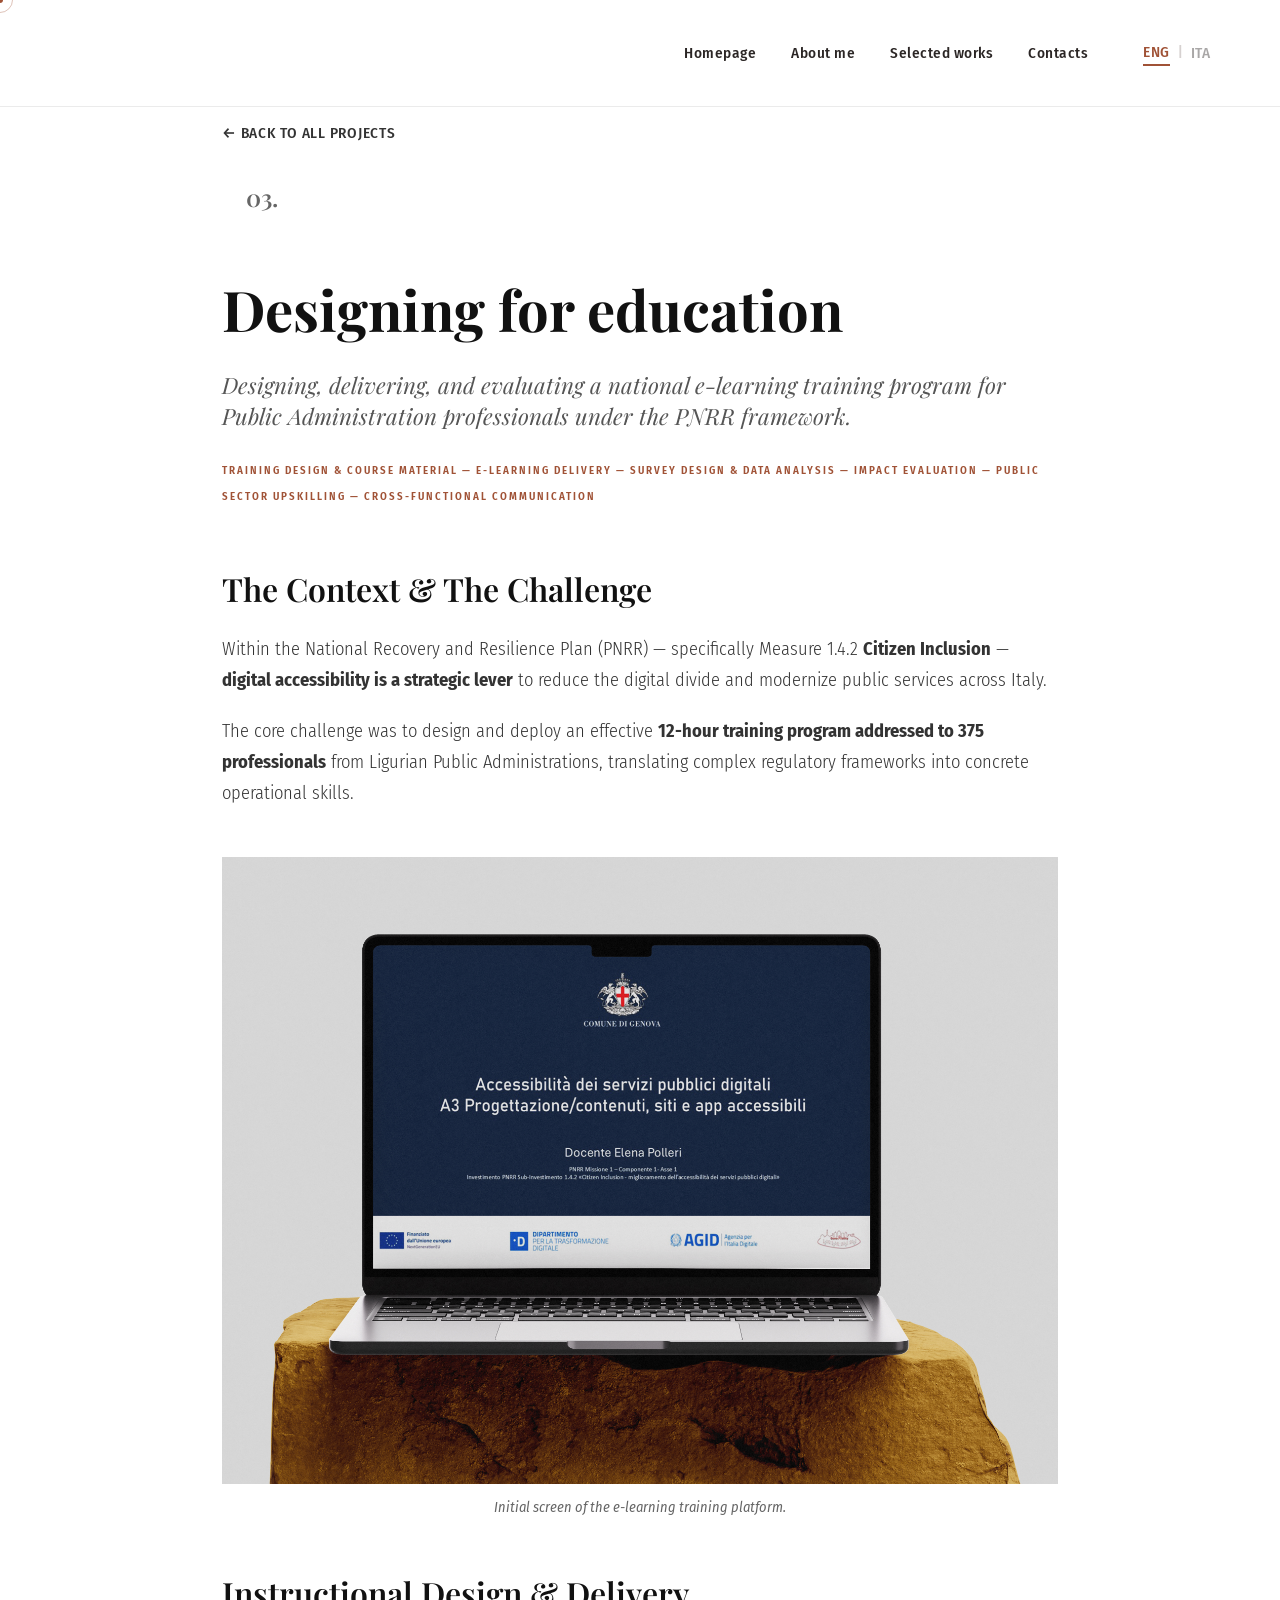
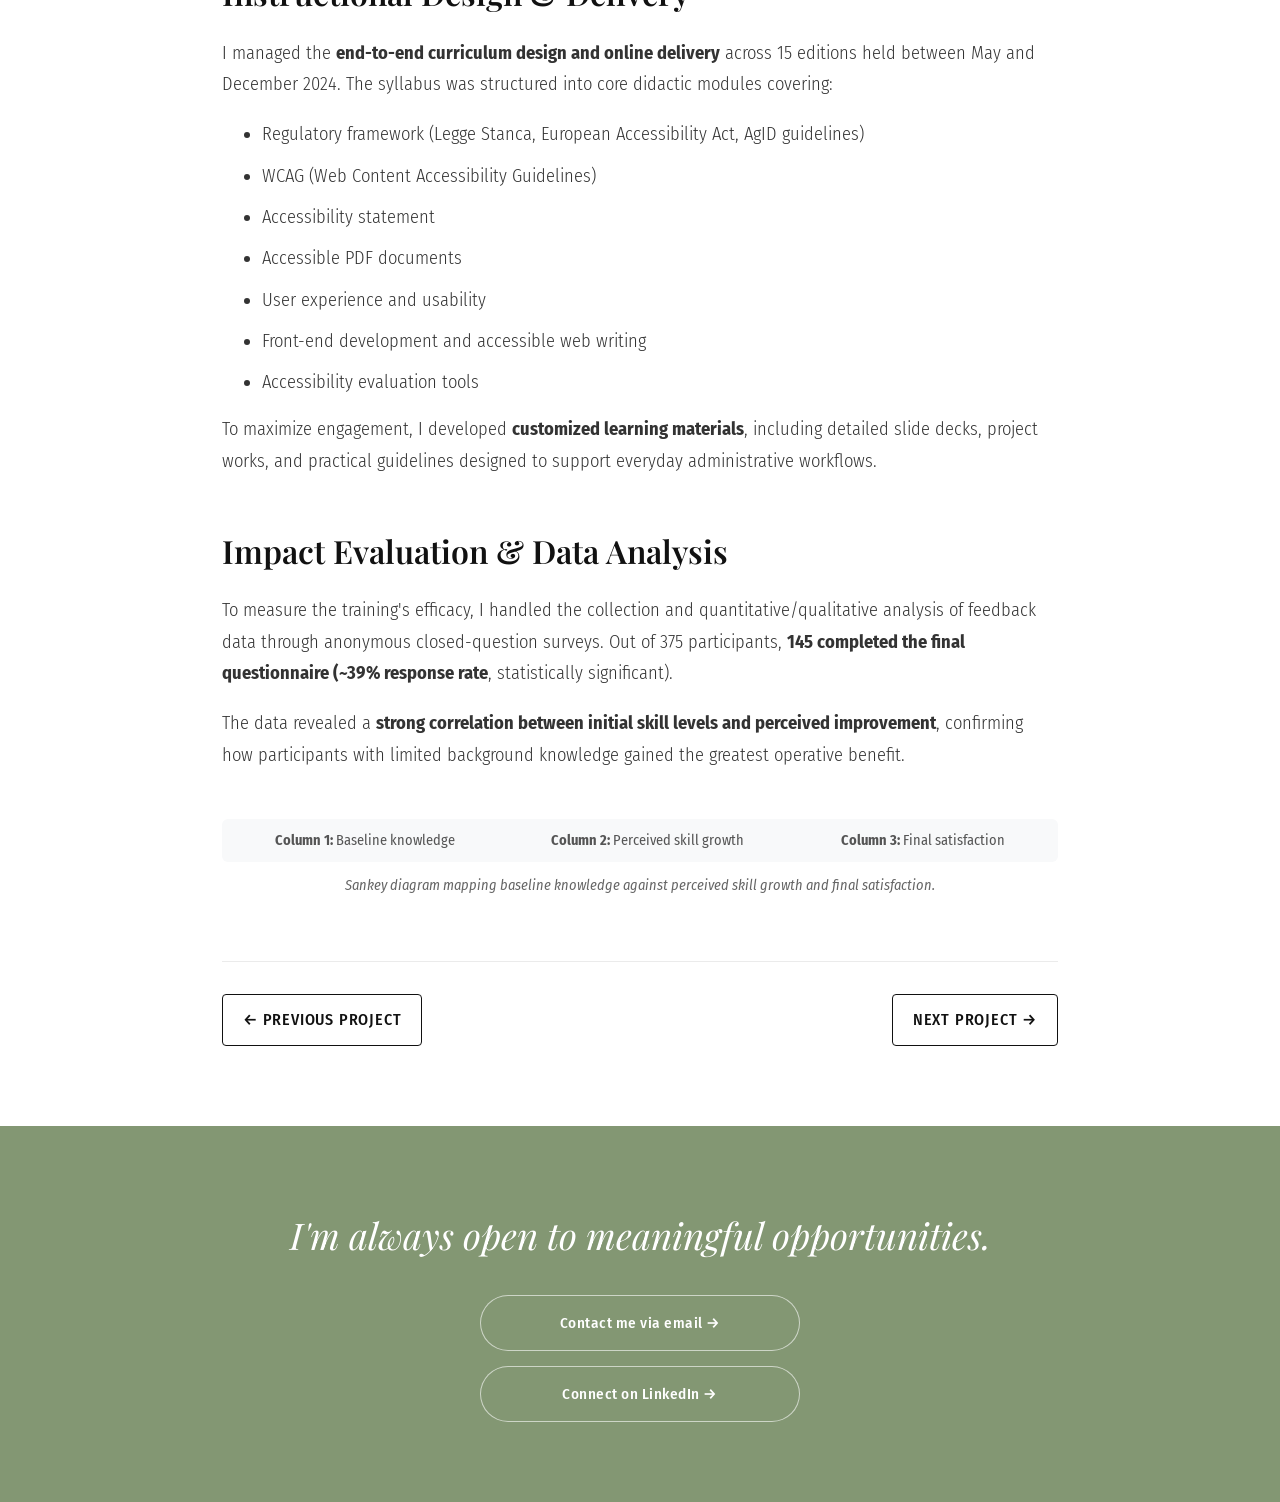
<file: citizen-inclusion.html>
<!DOCTYPE html>
<html lang="en">
<head>
    <meta charset="UTF-8">
    <meta name="google" content="notranslate">
    <meta name="viewport" content="width=device-width, initial-scale=1.0">
    <title>Elena Polleri - Project 03</title>
    <link rel="icon" type="image/png" href="assets/favicon.png">

    <link rel="preconnect" href="https://fonts.googleapis.com">
    <link rel="preconnect" href="https://fonts.gstatic.com" crossorigin>
    <link href="https://fonts.googleapis.com/css2?family=Fira+Sans+Condensed:ital,wght@0,300;0,400;0,500;0,700;1,300;1,400;1,500;1,700&family=Playfair+Display:ital,wght@0,400;0,600;0,700;1,400;1,600;1,700&display=swap" rel="stylesheet">

    <!-- Collega il tuo file CSS principale -->
    <link rel="stylesheet" href="style.css">
    <!-- Stili specifici per la pagina progetto -->
    <link rel="stylesheet" href="project-style.css">
</head>

<body>

    <!-- NAVBAR CON SFONDO BIANCO/CHIARO -->
    <header class="navbar project-navbar">
        <nav>
            <ul class="nav-links">
                <li><a href="index.html#home" data-translate="nav-home">Homepage</a></li>
                <li><a href="index.html#about" data-translate="nav-about">About me</a></li>
                <li><a href="index.html#works" class="active" data-translate="nav-works">Selected works</a></li>
                <li><a href="index.html#contacts" data-translate="nav-contacts">Contacts</a></li>
            </ul>

            <div class="lang-switch">
                <a href="#" class="lang-option active" data-lang="en">ENG</a>
                <span class="lang-divider">|</span>
                <a href="#" class="lang-option" data-lang="it">ITA</a>
            </div>
        </nav>
    </header>


    <!-- MAIN CONTENT - CASE STUDY -->
    <main class="project-main">
        <div class="project-container">

            <!-- TORNA AI PROGETTI -->
            <div class="back-to-works-wrapper">
                <a href="index.html#works" class="back-to-works-btn" data-translate="back-works">
                    &larr; Back to all projects
                </a>
            </div>

            <!-- HEADER DEL PROGETTO -->
            <header class="project-header">
                <div class="section-title-wrapper">
                    <div class="line"></div>
                    <span class="project-number">03.</span>
                </div>
                <h1 class="project-title" data-translate="proj-title">Designing for education</h1>
                <p class="project-subtitle">
                    <em data-translate="proj-subtitle">Designing, delivering, and evaluating a national e-learning training program for Public Administration professionals under the PNRR framework.</em>
                </p>

                <div class="project-tags-container">
                    <span class="card-tags" data-translate="proj-tags">
                        TRAINING DESIGN & COURSE MATERIAL — E-LEARNING DELIVERY — SURVEY DESIGN & DATA ANALYSIS — IMPACT EVALUATION — PUBLIC SECTOR UPSKILLING — CROSS-FUNCTIONAL COMMUNICATION
                    </span>
                </div>
            </header>

            <!-- SEZIONE INTRODUTTIVA / CONTESTO -->
            <section class="project-section">
                <h2 data-translate="sec1-title">The Context & The Challenge</h2>
                <p data-translate="sec1-p1">
                    Within the National Recovery and Resilience Plan (PNRR) — specifically Measure 1.4.2 <strong>Citizen Inclusion</strong> — <strong>digital accessibility is a strategic lever</strong> to reduce the digital divide and modernize public services across Italy.
                </p>
                <p data-translate="sec1-p2">
                    The core challenge was to design and deploy an effective <strong>12-hour training program addressed to 375 professionals</strong> from Ligurian Public Administrations, translating complex regulatory frameworks into concrete operational skills.
                </p>
            </section>

            <!-- IMMAGINE 1 -->
            <figure class="project-figure">
                <img src="images/img-training-1.jpg" alt="Initial screen of the e-learning training platform" class="project-image-full" loading="lazy">
                <figcaption data-translate="fig-1">Figure 1: Initial screen of the e-learning training platform.</figcaption>
            </figure>

            <!-- SEZIONE METODOLOGIA -->
            <section class="project-section">
                <h2 data-translate="sec2-title">Instructional Design & Delivery</h2>
                <p data-translate="sec2-p1">
                    I managed the <strong>end-to-end curriculum design and online delivery</strong> across 15 editions held between May and December 2024. The syllabus was structured into core didactic modules covering:
                </p>
                
                <!-- ELENCO PUNTATO CONTENUTI -->
                <ul data-translate="sec2-list" class="project-list" style="margin-left: 20px; margin-bottom: 16px; line-height: 1.6;">
                    <li>Regulatory framework (Legge Stanca, European Accessibility Act, AgID guidelines)</li>
                    <li>WCAG (Web Content Accessibility Guidelines)</li>
                    <li>Accessibility statement</li>
                    <li>Accessible PDF documents</li>
                    <li>User experience and usability</li>
                    <li>Front-end development and accessible web writing</li>
                    <li>Accessibility evaluation tools</li>
                </ul>

                <p data-translate="sec2-p2">
                    To maximize engagement, I developed <strong>customized learning materials</strong>, including detailed slide decks, project works, and practical guidelines designed to support everyday administrative workflows.
                </p>
            </section>

            <!-- SEZIONE RISULTATI E VALUTAZIONE D'IMPATTO -->
            <section class="project-section">
                <h2 data-translate="sec3-title">Impact Evaluation & Data Analysis</h2>
                <p data-translate="sec3-p1">
                    To measure the training's efficacy, I handled the collection and quantitative/qualitative analysis of feedback data through anonymous closed-question surveys. Out of 375 participants, <strong>145 completed the final questionnaire (~39% response rate</strong>, statistically significant).
                </p>
                <p data-translate="sec3-p2">
                    The data revealed a <strong>strong correlation between initial skill levels and perceived improvement</strong>, confirming how participants with limited background knowledge gained the greatest operative benefit.
                </p>
            </section>

            <!-- SPAZIO IMMAGINE 2 (Grafico Sankey) -->
            <figure class="project-figure">
                <div class="sankey-legend" data-translate="sankey-legend" style="margin-bottom: 12px; font-size: 0.9rem; color: #555; display: flex; justify-content: space-around; flex-wrap: wrap; gap: 10px; background: #f8f9fa; padding: 10px; border-radius: 6px;">
                    <span><strong>Column 1:</strong> Baseline knowledge</span>
                    <span><strong>Column 2:</strong> Perceived skill growth</span>
                    <span><strong>Column 3:</strong> Final satisfaction</span>
                </div>

                <div class="flourish-embed flourish-sankey" data-src="visualisation/28228221"><script src="https://public.flourish.studio/resources/embed.js" defer></script><noscript><img src="https://public.flourish.studio/visualisation/28228221/thumbnail" width="100%" alt="sankey visualization" /></noscript></div>
                
                <figcaption data-translate="fig-2">Figure 2: Sankey diagram mapping baseline knowledge against perceived skill growth and final satisfaction.</figcaption>
            </figure>

            <!-- NAVIGAZIONE -->
            <nav class="project-pagination" aria-label="Navigazione tra i progetti">
                <a href="alterego.html" class="pagination-link back-to-grid" data-translate="nav-prev-project">
                    &larr; Previous project
                </a>
                <a href="mobiquity.html" class="pagination-link next-project" data-translate="nav-next-project">
                    Next project &rarr;
                </a>
            </nav>
        </div>
    </main>

    <!-- FOOTER -->
    <footer class="footer-section">
        <div class="footer-container">
            <h2 class="footer-title" data-translate="footer-title">I'm always open to meaningful opportunities.</h2>
            <div class="footer-actions">
                <a href="mailto:elenapolleri@gmail.com" class="footer-btn" data-translate="footer-email">Contact me via email &rarr;</a>
                <a href="https://www.linkedin.com/in/elenapolleri/" target="_blank" rel="noopener noreferrer" class="footer-btn" data-translate="footer-linkedin">Connect on LinkedIn &rarr;</a>
            </div>
        </div>
    </footer>

    <!-- BOTTONE BACK TO TOP CON ANELLO DI PROGRESSO -->
    <a
        href="#home"
        id="scrollTopBtn"
        class="scroll-top-btn"
        aria-label="Torna su"
    >
        <svg class="progress-ring" viewBox="0 0 45 45">
            <circle id="progressRingCircle" cx="22.5" cy="22.5" r="20.5" />
        </svg>
        <svg
            class="arrow-icon"
            width="20"
            height="20"
            viewBox="0 0 24 24"
            fill="none"
            stroke="currentColor"
            stroke-width="2"
        >
            <path d="M12 19V5M5 12l7-7 7 7"/>
        </svg>
    </a>

    <!-- CUSTOM CURSOR -->
    <div class="custom-cursor-dot"></div>
    <div class="custom-cursor-trail"></div>

    <!-- SCRIPT GESTIONE LINGUA, CURSORE E SCROLL TO TOP -->
    <script>
        const translations = {
            en: {
                "nav-home": "Homepage", "nav-about": "About me", "nav-works": "Selected works", "nav-contacts": "Contacts",
                "back-works": "&larr; Back to all projects",
                "proj-title": "Designing for education",
                "proj-subtitle": "Designing, delivering, and evaluating a national e-learning training program for Public Administration professionals under the PNRR framework.",
                "proj-tags": "TRAINING DESIGN & COURSE MATERIAL — E-LEARNING DELIVERY — SURVEY DESIGN & DATA ANALYSIS — IMPACT EVALUATION — PUBLIC SECTOR UPSKILLING — CROSS-FUNCTIONAL COMMUNICATION",
                "sec1-title": "The Context & The Challenge",
                "sec1-p1": "Within the National Recovery and Resilience Plan (PNRR) — specifically Measure 1.4.2 <strong>Citizen Inclusion</strong> — <strong>digital accessibility is a strategic lever</strong> to reduce the digital divide and modernize public services across Italy.",
                "sec1-p2": "The core challenge was to design and deploy an effective <strong>12-hour training program addressed to 375 professionals</strong> from Ligurian Public Administrations, translating complex regulatory frameworks into concrete operational skills.",
                "fig-1": "Initial screen of the e-learning training platform.",
                "sec2-title": "Instructional Design & Delivery",
                "sec2-p1": "I managed the <strong>end-to-end curriculum design and online delivery</strong> across 15 editions held between May and December 2024. The syllabus was structured into core didactic modules covering:",
                "sec2-list": "<li>Regulatory framework (Legge Stanca, European Accessibility Act, AgID guidelines)</li><li>WCAG (Web Content Accessibility Guidelines)</li><li>Accessibility statement</li><li>Accessible PDF documents</li><li>User experience and usability</li><li>Front-end development and accessible web writing</li><li>Accessibility evaluation tools</li>",
                "sec2-p2": "To maximize engagement, I developed <strong>customized learning materials</strong>, including detailed slide decks, project works, and practical guidelines designed to support everyday administrative workflows.",
                "sec3-title": "Impact Evaluation & Data Analysis",
                "sec3-p1": "To measure the training's efficacy, I handled the collection and quantitative/qualitative analysis of feedback data through anonymous closed-question surveys. Out of 375 participants, <strong>145 completed the final questionnaire (~39% response rate</strong>, statistically significant).",
                "sec3-p2": "The data revealed a <strong>strong correlation between initial skill levels and perceived improvement</strong>, confirming how participants with limited background knowledge gained the greatest operative benefit.",
                "sankey-legend": "<span><strong>Column 1:</strong> Baseline knowledge</span><span><strong>Column 2:</strong> Perceived skill growth</span><span><strong>Column 3:</strong> Final satisfaction</span>",
                "fig-2": "Sankey diagram mapping baseline knowledge against perceived skill growth and final satisfaction.",
                "nav-prev-project": "&larr; Previous project",
                "nav-next-project": "Next project &rarr;",
                "footer-title": "I'm always open to meaningful opportunities.",
                "footer-email": "Contact me via email &rarr;",
                "footer-linkedin": "Connect on LinkedIn &rarr;"
            },
            it: {
                "nav-home": "Homepage", "nav-about": "Chi sono", "nav-works": "Progetti scelti", "nav-contacts": "Contatti",
                "back-works": "&larr; Torna a tutti i progetti",
                "proj-title": "Progettare per educare",
                "proj-subtitle": "Progettazione, erogazione e valutazione d'impatto di un percorso formativo a distanza per i professionisti della Pubblica Amministrazione nell'ambito del PNRR.",
                "proj-tags": "PROGETTAZIONE DELLA FORMAZIONE E MATERIALE DIDATTICO — EROGAZIONE E-LEARNING — PROGETTAZIONE DI QUESTIONARI E ANALISI DATI — VALUTAZIONE D'IMPATTO — AGGIORNAMENTO SETTORE PUBBLICO — COMUNICAZIONE INTERFUNZIONALE",
                "sec1-title": "Il Contesto e La Sfida",
                "sec1-p1": "All'interno del Piano Nazionale di Ripresa e Resilienza (PNRR) — nello specifico la Misura 1.4.2 <strong>Citizen Inclusion</strong> — <strong>l'accessibilità digitale rappresenta una leva strategica</strong> per ridurre il divario digitale e migliorare i servizi pubblici.",
                "sec1-p2": "La sfida principale è stata progettare ed erogare un <strong>percorso formativo di 12 ore rivolto a 375 professionisti</strong> delle PA liguri, traducendo quadri normativi complessi in competenze operative concrete.",
                "fig-1": "Schermata iniziale della piattaforma di formazione online.",
                "sec2-title": "Progettazione Didattica e Erogazione",
                "sec2-p1": "Ho curato la <strong>progettazione e l'erogazione a distanza</strong> del corso in 15 edizioni tra maggio e dicembre 2024. Il programma è stato suddiviso in moduli didattici incentrati su:",
                "sec2-list": "<li>Normativa di riferimento (Legge Stanca, European Accessibility Act, linee guida AgID)</li><li>WCAG (Web Content Accessibility Guidelines)</li><li>Dichiarazione di accessibilità</li><li>Documenti PDF accessibili</li><li>User experience e usabilità</li><li>Sviluppo front-end e web writing accessibile</li><li>Strumenti di valutazione dell'accessibilità</li>",
                "sec2-p2": "Per massimizzare l'efficacia dell'apprendimento, ho predisposto <strong>materiali didattici mirati</strong>, tra cui slide di dettaglio, project work e guide operative a supporto dell'attività lavorativa quotidiana.",
                "sec3-title": "Valutazione d'Impatto e Analisi Dati",
                "sec3-p1": "Per misurare concretamente i risultati del corso, ho gestito la raccolta e l'analisi quantitativa/qualitativa dei dati tramite questionari anonimi. Hanno risposto <strong>145 professionisti su 375 (~39% di tasso di risposta</strong>, statisticamente significativo).",
                "sec3-p2": "L'analisi dei dati ha evidenziato una <strong>forte correlazione tra le competenze iniziali e il miglioramento percepito</strong>, confermando l'elevato impatto del percorso soprattutto sui partecipanti con un livello di partenza base.",
                "sankey-legend": "<span><strong>Colonna 1:</strong> Competenza iniziale</span><span><strong>Colonna 2:</strong> Miglioramento percepito</span><span><strong>Colonna 3:</strong> Grado di soddisfazione</span>",
                "fig-2": "Diagramma di Sankey per la mappatura tra competenze iniziali, miglioramento percepito e grado di soddisfazione.",
                "nav-prev-project": "&larr; Progetto precedente",
                "nav-next-project": "Progetto successivo &rarr;",
                "footer-title": "Sono sempre aperta a nuove opportunità stimolanti.",
                "footer-email": "Contattami via email &rarr;",
                "footer-linkedin": "Collegati su LinkedIn &rarr;"
            }
        };

        const navbar = document.querySelector('.navbar');
        const scrollTopBtn = document.getElementById('scrollTopBtn');
        const progressRing = document.getElementById('progressRingCircle');
        const ringCircumference = 2 * Math.PI * 20.5;
        if (progressRing) {
            progressRing.style.strokeDasharray = `${ringCircumference}`;
            progressRing.style.strokeDashoffset = `${ringCircumference}`;
        }

        function updateScrollUI() {
            const scrollY = window.scrollY;
            const docHeight = document.documentElement.scrollHeight - window.innerHeight;
            const progress = docHeight > 0 ? Math.min(scrollY / docHeight, 1) : 0;

            if (scrollY > 300) {
                scrollTopBtn.classList.add('show');
            } else {
                scrollTopBtn.classList.remove('show');
            }

            if (progressRing) {
                progressRing.style.strokeDashoffset = `${ringCircumference * (1 - progress)}`;
            }

            if (navbar) {
                navbar.classList.toggle('is-scrolled', scrollY > 40);
            }
        }

        window.addEventListener('scroll', updateScrollUI, { passive: true });
        updateScrollUI();

        if (scrollTopBtn) {
            scrollTopBtn.addEventListener('click', (e) => {
                e.preventDefault();
                window.scrollTo({
                    top: 0,
                    behavior: 'smooth'
                });
            });
        }

        // --- CUSTOM CURSOR SCRIPT ---
        const dot = document.querySelector('.custom-cursor-dot');
        const trail = document.querySelector('.custom-cursor-trail');
        const isTouch = window.matchMedia('(hover: none)').matches;

        if (!isTouch && dot && trail) {
            let mouseX = 0, mouseY = 0;
            let trailX = 0, trailY = 0;

            document.addEventListener('mousemove', (e) => {
                mouseX = e.clientX;
                mouseY = e.clientY;
                dot.style.left = `${mouseX}px`;
                dot.style.top = `${mouseY}px`;
            });

            function animateTrail() {
                trailX += (mouseX - trailX) * 0.20;
                trailY += (mouseY - trailY) * 0.20;
                trail.style.left = `${trailX}px`;
                trail.style.top = `${trailY}px`;
                requestAnimationFrame(animateTrail);
            }
            animateTrail();
        } else {
            if (dot) dot.style.display = 'none';
            if (trail) trail.style.display = 'none';
        }
    </script>
    <script src="translate.js"></script>
</body>
</html>
</file>
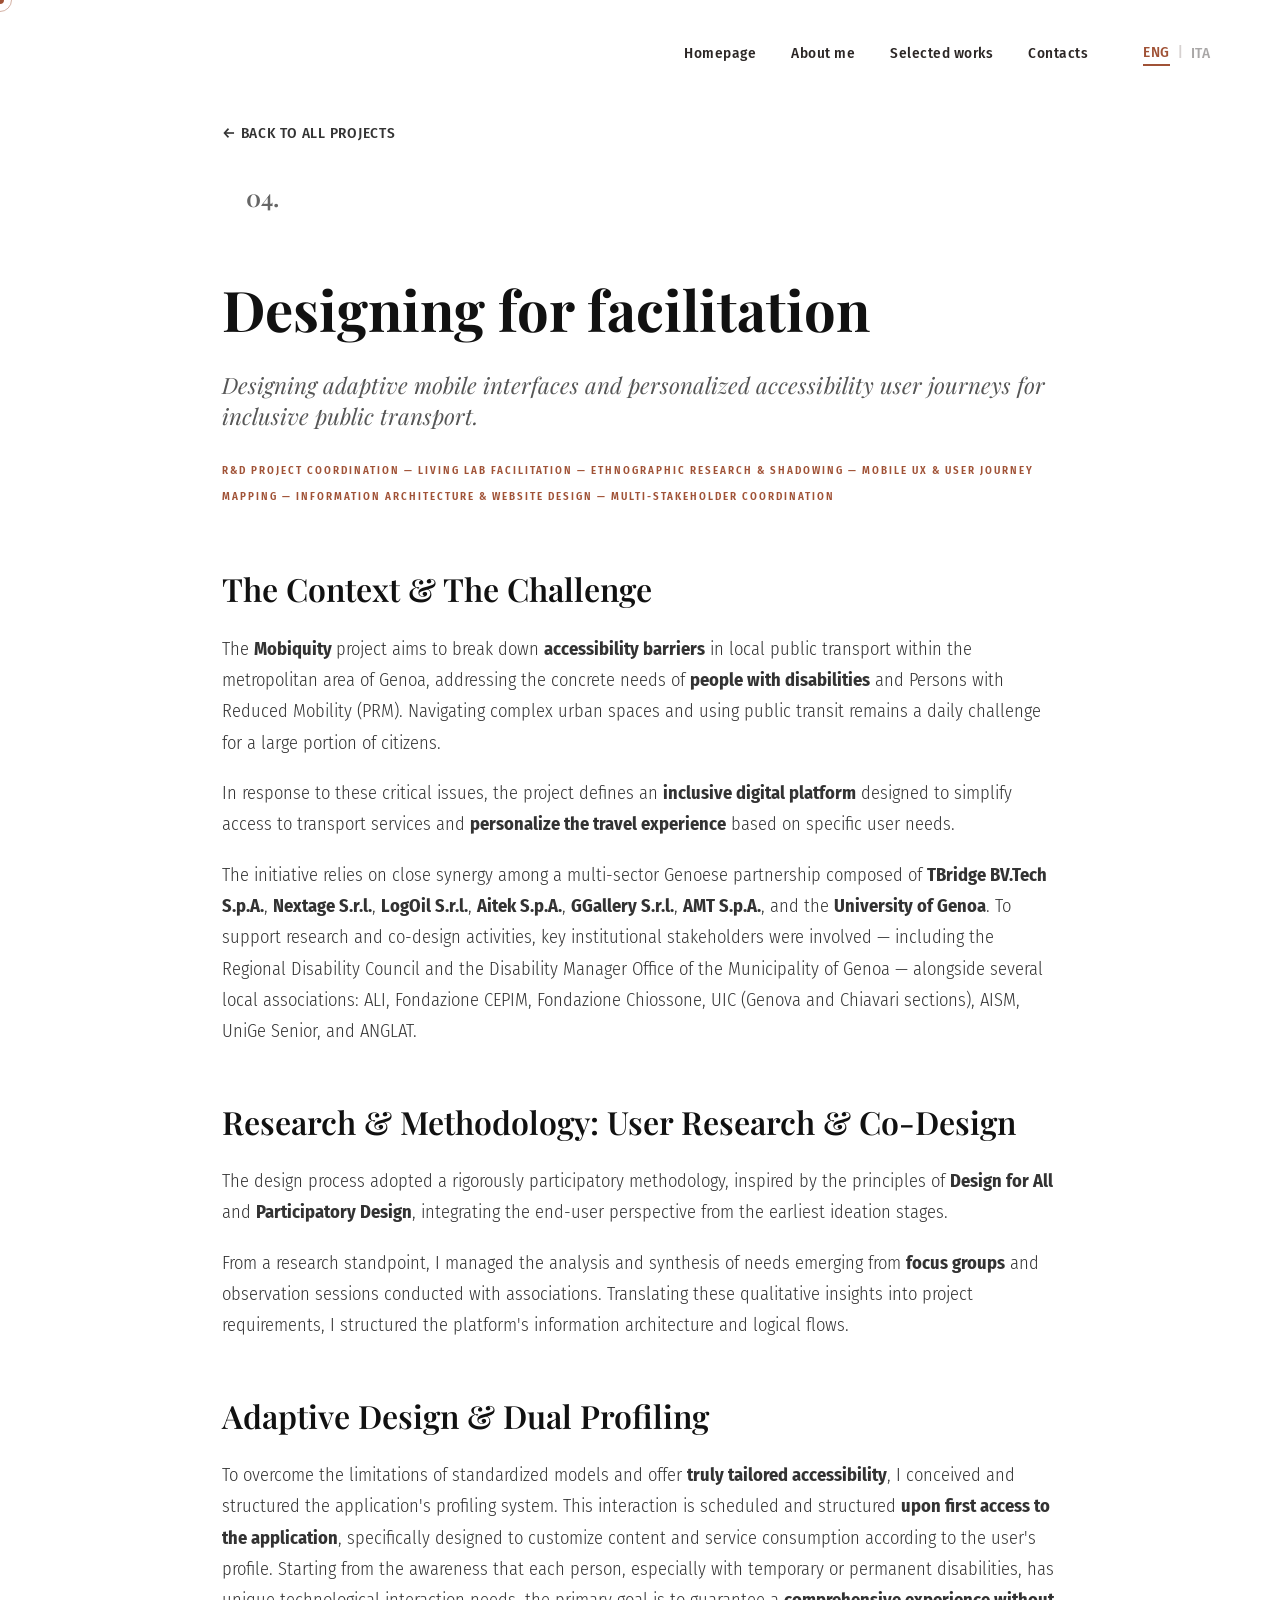
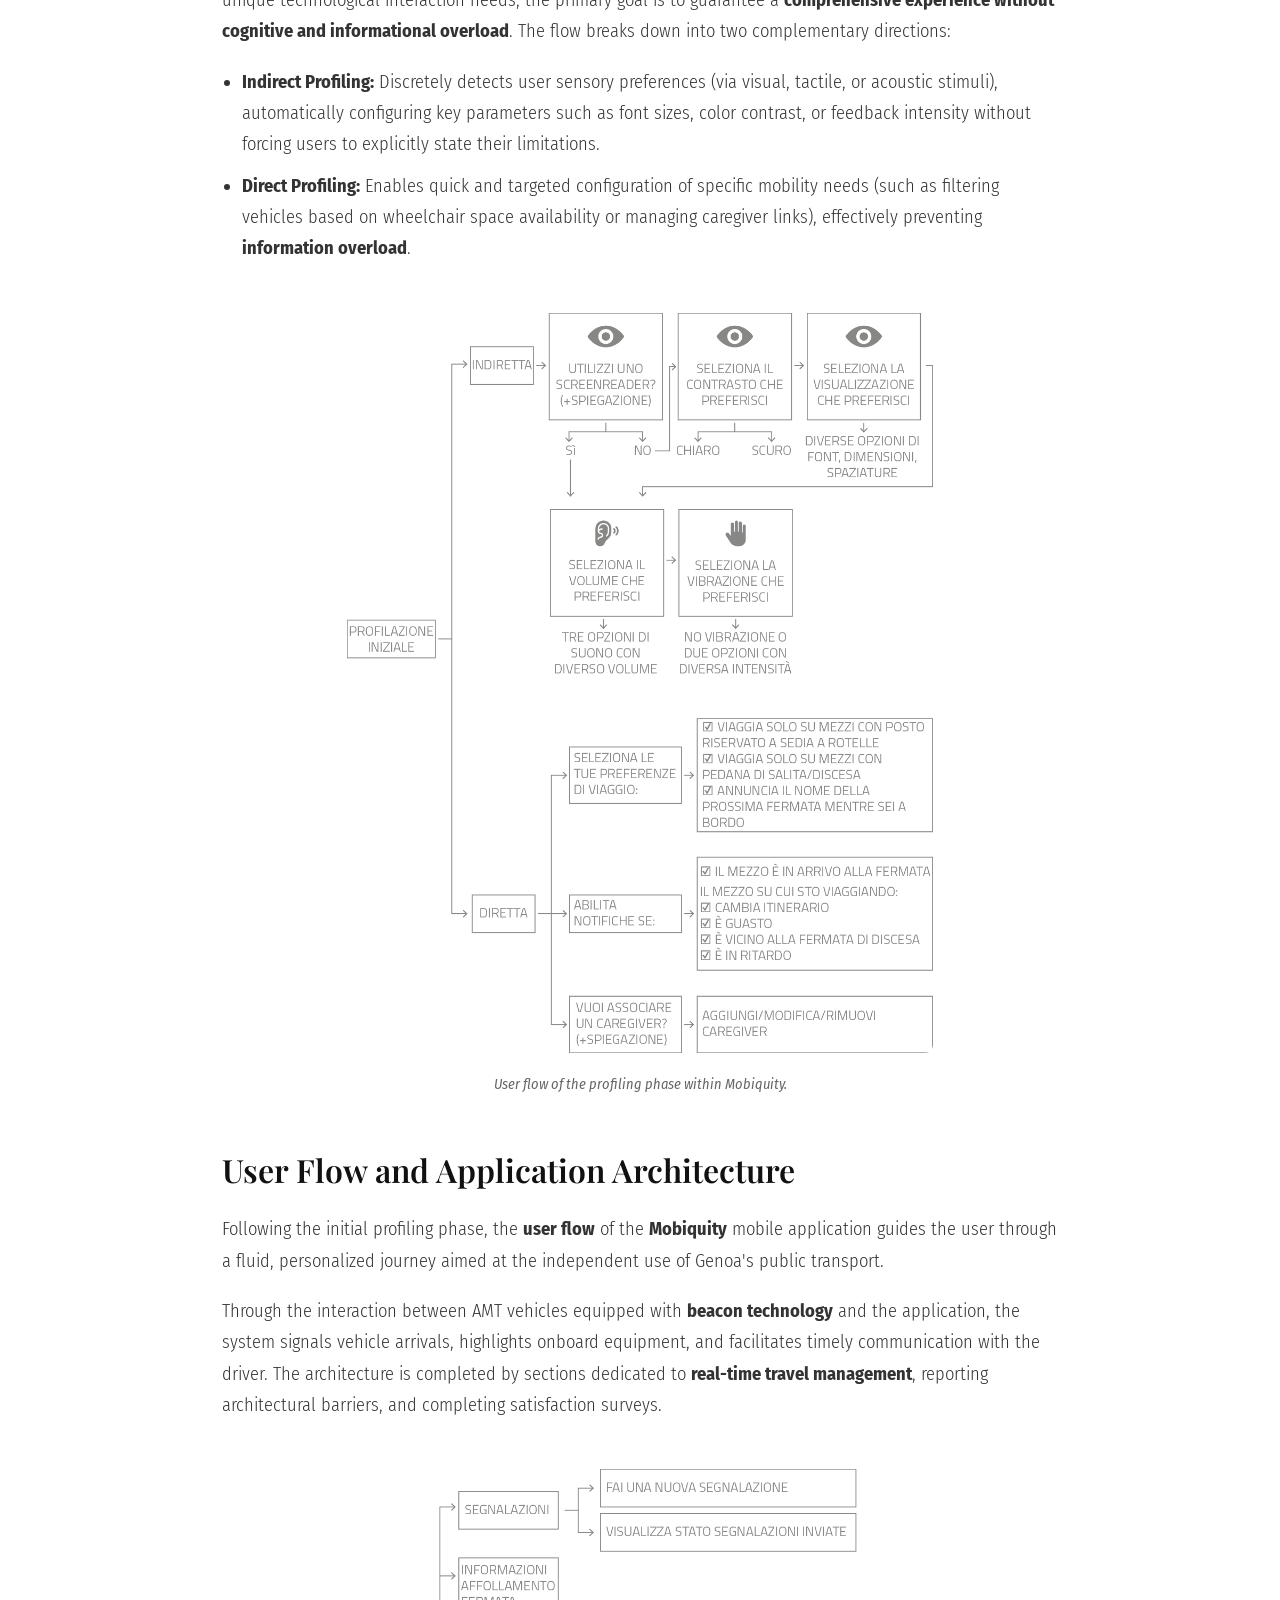
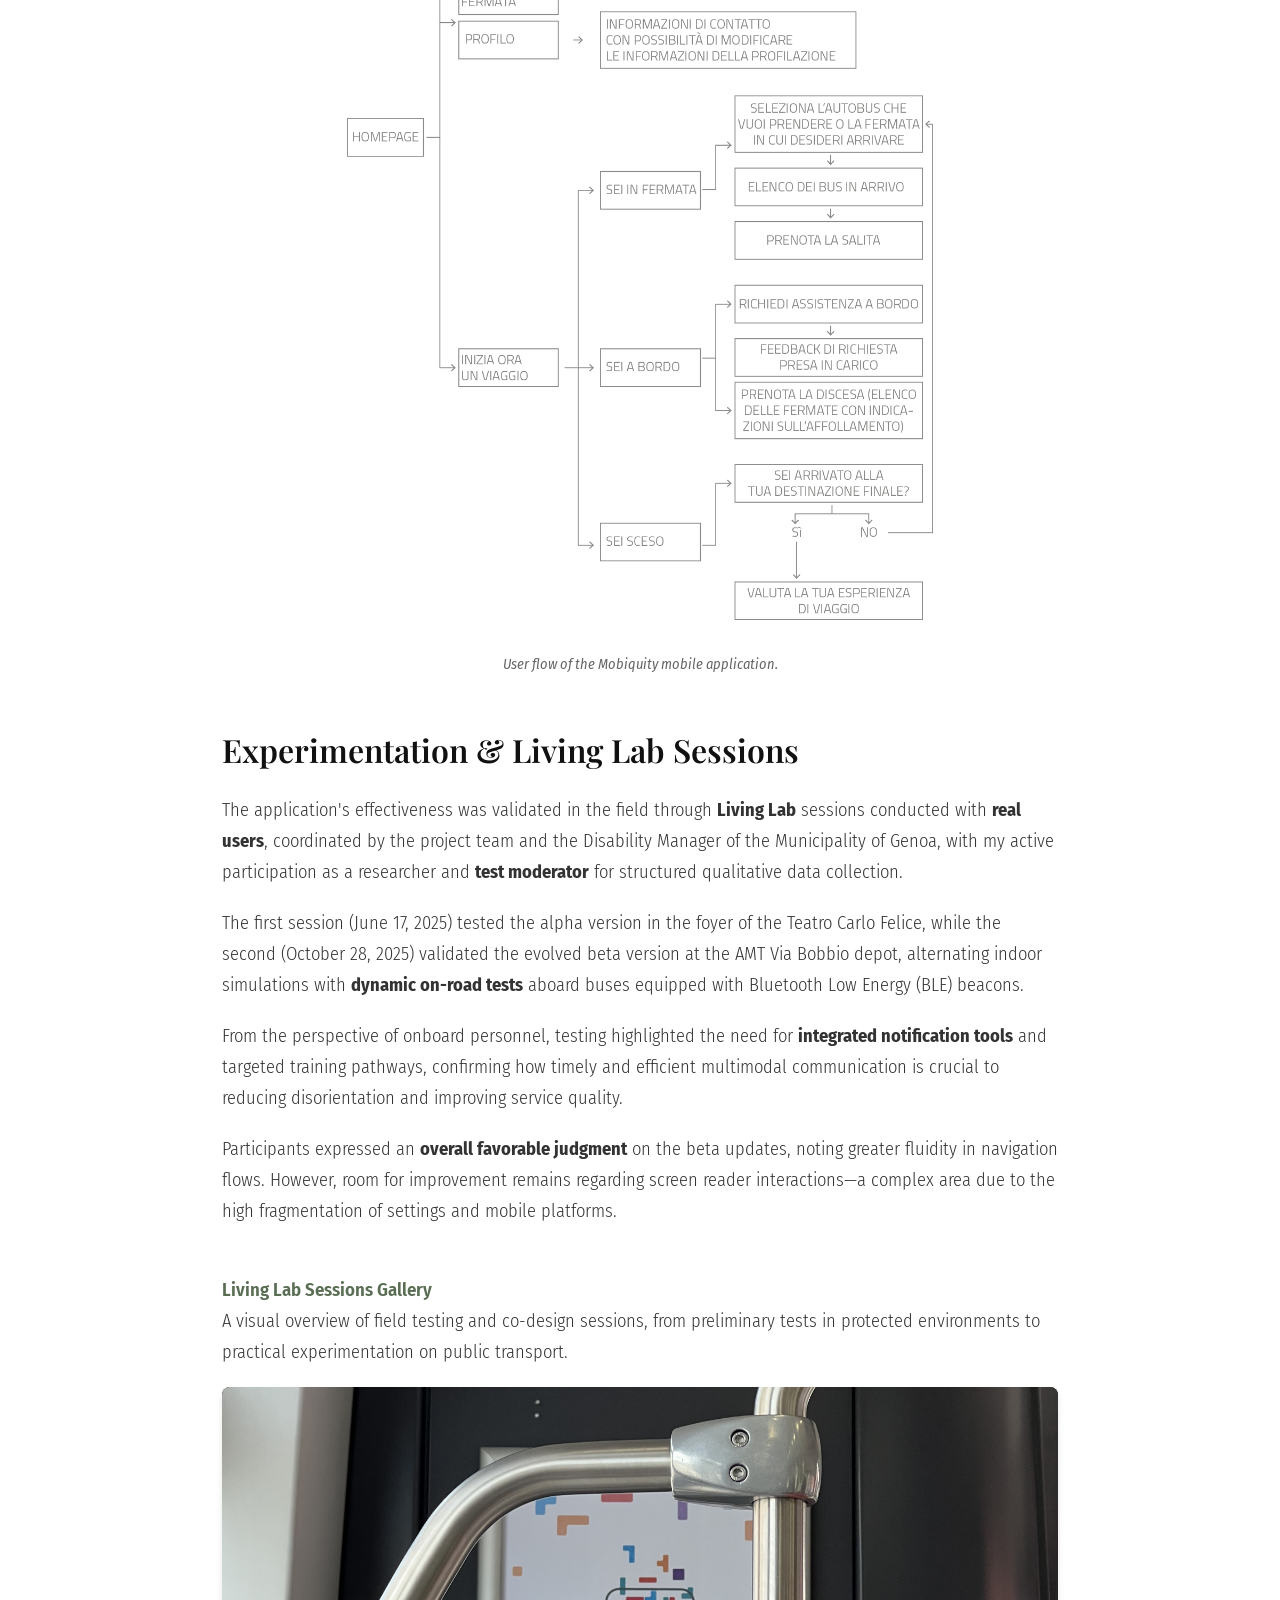
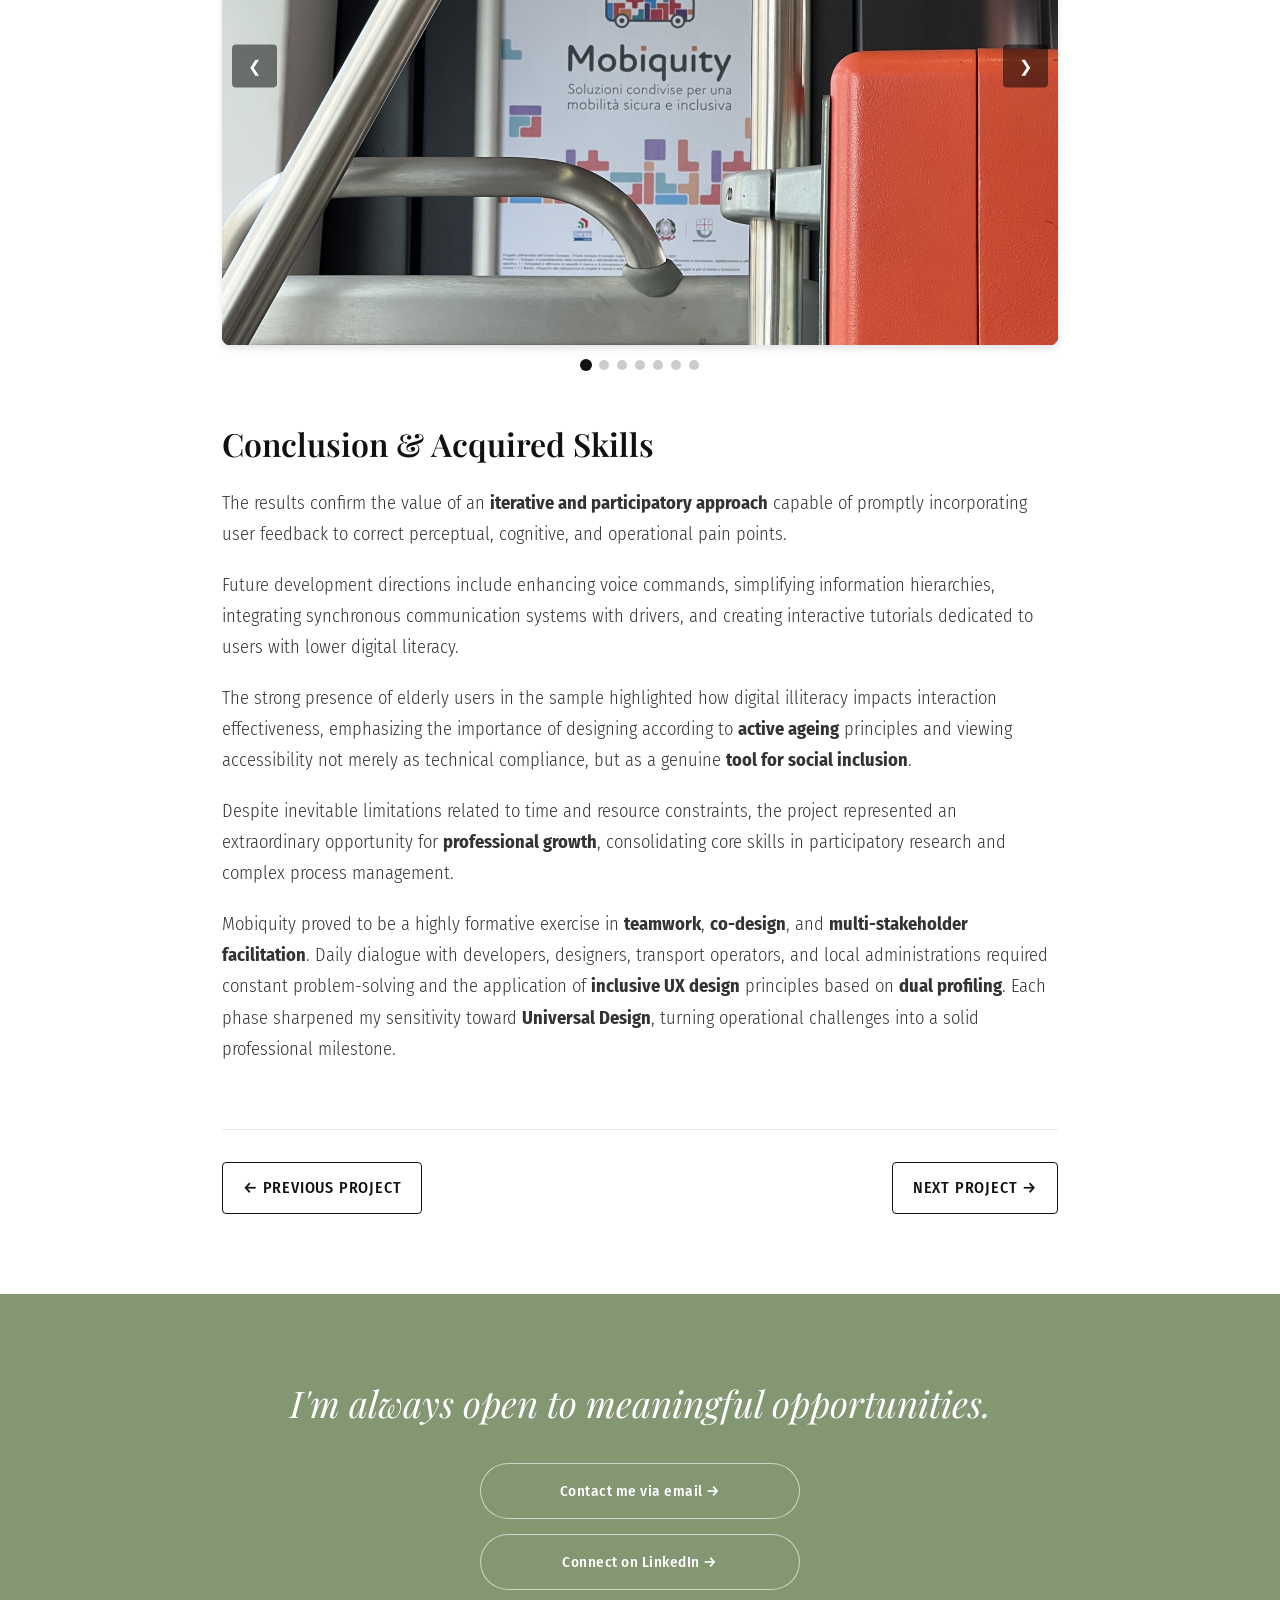
<file: mobiquity.html>
<!DOCTYPE html>
<html lang="en">
<head>
    <meta charset="UTF-8">
    <meta name="google" content="notranslate">
    <meta name="viewport" content="width=device-width, initial-scale=1.0">
    <title> Elena Polleri - Project 04 </title>
    <link rel="icon" type="image/png" href="assets/favicon.png">

    <link rel="preconnect" href="https://fonts.googleapis.com">
    <link rel="preconnect" href="https://fonts.gstatic.com" crossorigin>

    <link href="https://fonts.googleapis.com/css2?family=Fira+Sans+Condensed:ital,wght@0,300;0,400;0,500;0,700;1,300;1,400;1,500;1,700&family=Playfair+Display:ital,wght@0,400;0,600;0,700;1,400;1,600;1,700&display=swap" rel="stylesheet">

    <!-- Collega il tuo file CSS principale -->
    <link rel="stylesheet" href="style.css">
    <!-- Stili specifici per la pagina progetto -->
    <link rel="stylesheet" href="project-style.css">
    <style>
        /* Stili per il carosello ottimizzato */
        .carousel-wrapper { position: relative; width: 100%; max-width: 100%; margin: 15px 0 5px 0; overflow: hidden; border-radius: 8px; box-shadow: 0 4px 6px rgba(0,0,0,0.1); background-color: #111; }
        .carousel-container { display: flex; width: 100%; transition: transform 0.6s ease-in-out; }
        .carousel-container img { width: 100%; flex-shrink: 0; aspect-ratio: 3 / 2; object-fit: cover; display: block; }
        
        .carousel-btn { position: absolute; top: 50%; transform: translateY(-50%); background-color: rgba(0, 0, 0, 0.5); color: white; border: none; padding: 12px 16px; cursor: pointer; z-index: 10; border-radius: 4px; transition: background-color 0.3s; font-size: 16px; }
        .carousel-btn:hover { background-color: rgba(0, 0, 0, 0.8); }
        .carousel-prev { left: 10px; }
        .carousel-next { right: 10px; }

        /* Stili per i pallini (indicatori) del carosello */
        .carousel-dots { display: flex; justify-content: center; gap: 8px; margin: 15px 0 25px 0; }
        .carousel-dot { width: 10px; height: 10px; border-radius: 50%; background-color: #ccc; border: none; cursor: pointer; transition: background-color 0.3s, transform 0.3s; padding: 0; }
        .carousel-dot.active { background-color: #111; transform: scale(1.2); }

        /* Correzione larghezza immagini user flow allineate ai margini del testo */
        .project-img-content {
            width: 70%;
            max-width: 70%;
            height: auto;
            display: block;
            margin: 20px auto;
            border-radius: 8px;
        }

        /* --- CURSORE PERSONALIZZATO --- */
        @media (pointer: fine) {
            body {
                cursor: none;
            }
            a, button, [role="button"] {
                cursor: none;
            }
        }

        .custom-cursor-dot,
        .custom-cursor-trail {
            position: fixed;
            top: 0;
            left: 0;
            pointer-events: none;
            z-index: 10000;
            border-radius: 50%;
            transform: translate(-50%, -50%);
        }

        .custom-cursor-dot {
            width: 8px;
            height: 8px;
            background-color: #A05236;
        }

        .custom-cursor-trail {
            width: 24px;
            height: 24px;
            border: 1.5px solid rgba(160, 82, 54, 0.45);
            transition: width 0.2s ease, height 0.2s ease, background-color 0.2s ease;
        }

        a:hover ~ .custom-cursor-trail,
        button:hover ~ .custom-cursor-trail {
            width: 36px;
            height: 36px;
            background-color: rgba(160, 82, 54, 0.12);
        }

        /* --- BOTTONE BACK TO TOP CON PROGRESS RING --- */
        .scroll-top-btn {
            position: fixed;
            bottom: 30px;
            right: 30px;
            width: 45px;
            height: 45px;
            background-color: #ffffff;
            color: #111111;
            border: 1px solid #e0e0e0;
            border-radius: 50%;
            display: flex;
            align-items: center;
            justify-content: center;
            z-index: 999;
            box-shadow: 0 4px 10px rgba(0, 0, 0, 0.1);
            transition: all 0.3s ease;
            opacity: 0;
            visibility: hidden;
            pointer-events: none;
            text-decoration: none;
        }

        .scroll-top-btn.show {
            opacity: 0.9;
            visibility: visible;
            pointer-events: auto;
        }

        .scroll-top-btn:hover {
            background-color: #111111;
            color: #ffffff;
            transform: translateY(-3px);
            box-shadow: 0 6px 15px rgba(0, 0, 0, 0.15);
        }

        .scroll-top-btn svg.progress-ring {
            position: absolute;
            inset: 0;
            width: 100%;
            height: 100%;
            transform: rotate(-90deg);
            pointer-events: none;
        }

        .scroll-top-btn .progress-ring circle {
            fill: none;
            stroke: #A05236;
            stroke-width: 2;
            stroke-linecap: round;
            transition: stroke-dashoffset 0.1s linear;
        }

        .scroll-top-btn .arrow-icon {
            position: relative;
            z-index: 1;
        }
    </style>
</head>

<body>

    <!-- NAVBAR CON SELETTORE LINGUA (UGUALE A INDEX) -->
    <header class="navbar">
        <nav>
            <ul class="nav-links">
                <li><a href="index.html#home" data-translate="nav_home">Homepage</a></li>
                <li><a href="index.html#about" data-translate="nav_about">About me</a></li>
                <li><a href="index.html#works" data-translate="nav_works">Selected works</a></li>
                <li><a href="index.html#contacts" data-translate="nav_contacts">Contacts</a></li>
            </ul>

            <div class="lang-switch">
                <a href="#" class="lang-option active" data-lang="en">ENG</a>
                <span class="lang-divider">|</span>
                <a href="#" class="lang-option" data-lang="it">ITA</a>
            </div>
        </nav>
    </header>

    <!-- MAIN CONTENT - CASE STUDY -->
    <main class="project-main">
        <div class="project-container">

            <!-- TORNA AI PROGETTI -->
            <div class="back-to-works-wrapper">
                <a href="index.html#works" class="back-to-works-btn" data-translate="back-works">
                    &larr; Torna a tutti i progetti
                </a>
            </div>

            <!-- HEADER DEL PROGETTO -->
            <header class="project-header">
                <div class="section-title-wrapper">
                    <div class="line"></div>
                    <span class="project-number">04.</span>
                </div>
                <h1 class="project-title" data-translate="proj-title">Designing for facilitation</h1>
                <p class="project-subtitle">
                    <em data-translate="proj-subtitle">Progettazione di interfacce mobili adattive e user journey di accessibilità personalizzata per il trasporto pubblico inclusivo.</em>
                </p>

                <div class="project-tags-container">
                    <span class="card-tags" data-translate="proj-tags">
                        R&amp;D PROJECT COORDINATION — LIVING LAB FACILITATION — ETHNOGRAPHIC RESEARCH &amp; SHADOWING — MOBILE UX &amp; USER JOURNEY MAPPING — INFORMATION ARCHITECTURE &amp; WEBSITE DESIGN — MULTI-STAKEHOLDER COORDINATION
                    </span>
                </div>
            </header>

            <!-- SEZIONE 1: CONTESTO E SFIDA -->
            <section class="project-section">
                <h2 data-translate="sec1-title">Il Contesto e La Sfida</h2>
                <p data-translate="sec1-p1">
                    Il progetto <strong>Mobiquity</strong> nasce per abbattere le <strong>barriere di accessibilità</strong> che caratterizzano il trasporto pubblico locale nella città metropolitana di Genova, rispondendo alle esigenze concrete delle <strong>persone con disabilità</strong> e delle <strong>Persone a Mobilità Ridotta (PMR)</strong>. Muoversi in un contesto urbano complesso e usufruire dei mezzi di trasporto rappresenta ancora oggi una sfida quotidiana per un'ampia fetta di cittadini.
                </p>
                <p data-translate="sec1-p2">
                    In risposta a tali criticità, il progetto definisce una <strong>piattaforma digitale inclusiva</strong>, concepita per semplificare l'accesso ai servizi di trasporto e <strong>personalizzare l'esperienza di viaggio</strong> in base alle specifiche necessità dell'utente.
                </p>
                <p data-translate="sec1-p3">
                    L'iniziativa si fonda sulla stretta sinergia di un partenariato multisettoriale genovese composto da <strong>TBridge BV.Tech S.p.A.</strong>, <strong>Nextage S.r.l.</strong>, <strong>LogOil S.r.l.</strong>, <strong>Aitek S.p.A.</strong>, <strong>GGallery S.r.l.</strong>, <strong>AMT S.p.A.</strong> e l'<strong>Università di Genova</strong>. A supporto delle attività di ricerca e co-design sono stati coinvolti stakeholder istituzionali chiave — tra cui il Consiglio Regionale per la Disabilità e l'Ufficio del Disability Manager del Comune di Genova — e numerose associazioni del territorio: l'Associazione Ligure Ipovedenti (ALI), la Fondazione CEPIM, la Fondazione Chiossone, l'Unione Italiana Ciechi (UIC, sezioni di Genova e Chiavari), l'AISM, il corso UniGe Senior e l'ANGLAT.
                </p>
            </section>

            <!-- SEZIONE 2: METODOLOGIA E RICERCA -->
            <section class="project-section">
                <h2 data-translate="sec2-title">Ricerca e Metodologia: User Research e Co-Design</h2>
                <p data-translate="sec2-p1">
                    Il percorso progettuale ha adottato un approccio metodologico rigorosamente partecipativo, ispirato ai principi del <strong>Design for All</strong> e del <strong>Participatory Design</strong>, integrando il punto di vista degli utenti finali fin dalle prime fasi di ideazione.
                </p>
                <p data-translate="sec2-p2">
                    Dal punto di vista della ricerca, ho curato l'analisi e la sintesi dei fabbisogni emersi dai <strong>focus group</strong> e dalle sessioni di osservazione condotte con le associazioni. Traducendo queste evidenze qualitative in requisiti di progetto, ho strutturato l'architettura informativa e i flussi logici della piattaforma.
                </p>
            </section>

            <!-- SEZIONE 3: PROFILAZIONE E DESIGN ADATTIVO (ANTICIPATA) -->
            <section class="project-section">
                <h2 data-translate="sec3-title">Design Adattivo e Profilazione Duplice</h2>
                <p data-translate="sec3-p1">
                    Per superare i limiti dei modelli standardizzati e offrire un'<strong>accessibilità realmente su misura</strong>, ho ideato e strutturato il sistema di profilazione dell'applicazione. Questa interazione è prevista e strutturata <strong>al primo accesso all'applicazione</strong>, ed è pensata appositamente per personalizzare la modalità di fruizione dei contenuti e dei servizi in base al profilo dell'utente. Partendo dalla consapevolezza che ogni persona, specialmente con disabilità temporanee o permanenti, possiede esigenze uniche nell'interazione tecnologica, l'obiettivo primario è garantire un'<strong>esperienza esaustiva ma priva di sovraccarico</strong> cognitivo e informativo. Il flusso si articola in due direttrici complementari:
                </p>
                <ul>
                    <li data-translate="sec3-li1"><strong>Profilazione indiretta:</strong> Rileva in modo discreto le preferenze sensoriali dell'utente (tramite stimoli visivi, tattili o acustici), configurando automaticamente parametri chiave quali la dimensione dei font, i contrasti cromatici o l'intensità dei feedback senza richiedere di esplicitare forzatamente le proprie limitazioni.</li>
                    <li data-translate="sec3-li2"><strong>Profilazione diretta:</strong> Consente una configurazione rapida e mirata delle specifiche necessità di mobilità (come il filtraggio dei mezzi in base alla presenza di postazioni per carrozzine o la gestione del collegamento con i caregiver), prevenendo efficacemente il <strong>sovraccarico informativo</strong>.</li>
                </ul>
            </section>

            <!-- SPAZIO IMMAGINE: USER FLOW DELLA PROFILAZIONE -->
            <figure class="project-figure">
                <img src="images/mobiquity-profiling-flow.png" alt="User flow della fase di profilazione nell’applicazione Mobiquity" class="project-img-content">
                <div class="image-placeholder" style="display:none;">
                    <span data-translate="img-placeholder-profiling">[ Placeholder: User flow della fase di profilazione nell’applicazione Mobiquity ]</span>
                </div>
                <figcaption data-translate="fig-profiling">User flow della fase di profilazione nell’applicazione Mobiquity.</figcaption>
            </figure>

            <!-- SEZIONE 4: USER FLOW E FUNZIONALITÀ DELL'APP (DOPO LA PROFILAZIONE) -->
            <section class="project-section">
                <h2 data-translate="sec4-title">User Flow e Architettura dell'Applicazione</h2>
                <p data-translate="sec4-p1">
                    Superata la fase iniziale di profilazione, lo <strong>user flow</strong> dell'applicazione mobile <strong>Mobiquity</strong> accompagna l'utente attraverso un percorso fluido e personalizzato, orientato alla fruizione autonoma del trasporto pubblico genovese.
                </p>
                <p data-translate="sec4-p2">
                    Grazie all'interazione tra i mezzi AMT dotati di <strong>tecnologia beacon</strong> e l'applicazione, il sistema segnala l'arrivo dei mezzi, ne evidenzia le dotazioni di bordo e facilita la comunicazione tempestiva con il conducente. Completano l'architettura le sezioni dedicate alla <strong>gestione in tempo reale del viaggio</strong>, alla segnalazione di barriere architettoniche e alla compilazione dei questionari di gradimento.
                </p>
            </section>

            <!-- SPAZIO IMMAGINE 1: USER FLOW DELL'APPLICAZIONE -->
            <figure class="project-figure">
                <img src="images/mobiquity-userflow.png" alt="User flow dell'applicazione Mobiquity" class="project-img-content">
                <div class="image-placeholder" style="display:none;">
                    <span data-translate="img-placeholder-flow">[ Placeholder: User flow dell'applicazione Mobiquity ]</span>
                </div>
                <figcaption data-translate="fig-flow">User flow dell'applicazione Mobiquity.</figcaption>
            </figure>

            <!-- SEZIONE 5: SPERIMENTAZIONE E LIVING LAB -->
            <section class="project-section">
                <h2 data-translate="sec5-title">Sperimentazione e Sessioni di Living Lab</h2>
                <p data-translate="sec5-p1">
                    L'efficacia dell'applicazione è stata validata sul campo attraverso sessioni di <strong>Living Lab</strong> condotte con <strong>utenti reali</strong>, coordinate dal team di progetto e dalla Disability Manager del Comune di Genova, con la mia partecipazione attiva nel ruolo di ricercatrice e <strong>moderatrice dei test</strong> per la raccolta strutturata dei dati qualitativi.
                </p>
                <p data-translate="sec5-p2">
                    La prima sessione (17 giugno 2025) ha testato la versione alfa nel foyer del Teatro Carlo Felice, mentre la seconda (28 ottobre 2025) ha validato la versione beta evoluta presso la rimessa AMT di via Bobbio, alternando simulazioni indoor a <strong>test dinamici su strada</strong> a bordo di autobus attrezzati con beacon Bluetooth Low Energy (BLE).
                </p>
                <p data-translate="sec5-p3">
                    Dal punto di vista del personale di bordo, i test hanno evidenziato la necessità di <strong>strumenti di notifica integrati</strong> e di percorsi di formazione mirati, confermando quanto una comunicazione multimodale tempestiva ed efficiente sia cruciale per ridurre il disorientamento e migliorare la qualità del servizio offerto.
                </p>
                <p data-translate="sec5-p4">
                    I partecipanti hanno espresso un <strong>giudizio complessivamente favorevole</strong> sugli aggiornamenti della versione beta, riscontrando una maggiore fluidità nei flussi di navigazione. Rimangono tuttavia margini di miglioramento legati all'interazione con i lettori di schermo (screen reader), un ambito complesso a causa dell'elevata frammentazione delle impostazioni e delle piattaforme mobili.
                </p>
            </section>

            <!-- NUOVO CAROSELLO OTTIMIZZATO CON TESTO INTRODUTTIVO E PALLINI -->
            <section class="project-section">
                <h3 class="subsection-title" data-translate="carousel-title">Galleria delle Sessioni di Living Lab</h3>
                <p data-translate="carousel-intro">
                    Una panoramica visiva delle sessioni di test e co-design sul campo, dai test preliminari in ambienti protetti fino alla sperimentazione pratica sui mezzi di trasporto pubblici.
                </p>
                <div class="carousel-wrapper">
                    <button class="carousel-btn carousel-prev" id="prev-btn">&#10094;</button>
                    <div class="carousel-container" id="livingLabCarousel">
                        <img src="images/mobiquity-1.jpeg" alt="Living Lab Session 1">
                        <img src="images/mobiquity-2.jpeg" alt="Living Lab Session 2">
                        <img src="images/mobiquity-3.jpeg" alt="Living Lab Session 3">
                        <img src="images/mobiquity-4.jpeg" alt="Living Lab Session 4">
                        <img src="images/mobiquity-6.jpeg" alt="Living Lab Session 6">
                        <img src="images/mobiquity-7.jpeg" alt="Living Lab Session 7">
                        <img src="images/mobiquity-8.jpg" alt="Living Lab Session 8">
                    </div>
                    <button class="carousel-btn carousel-next" id="next-btn">&#10095;</button>
                </div>
                <!-- Pallini indicatori del carosello -->
                <div class="carousel-dots" id="carouselDots"></div>
            </section>

            <!-- SEZIONE 6: CONCLUSIONE, RISULTATI E COMPETENZE ACQUISITE -->
            <section class="project-section conclusion-section">
                <h2 data-translate="sec6-title">Conclusioni e Competenze Acquisite</h2>
                <p data-translate="sec6-p1">
                    I risultati confermano la bontà di un <strong>approccio iterativo e partecipativo</strong>, capace di recepire tempestivamente i feedback degli utenti per correggere criticità percettive, cognitive e operative.
                </p>
                <p data-translate="sec6-p2">
                    Le direttrici di sviluppo future comprendono il potenziamento dei comandi vocali, la semplificazione delle gerarchie informative, l'integrazione di sistemi di comunicazione sincrona con i conducenti e la creazione di tutorial interattivi dedicati a chi possiede una minore alfabetizzazione digitale.
                </p>
                <p data-translate="sec6-p3">
                    La forte presenza di utenti anziani nel campione ha evidenziato quanto l'analfabetizzazione digitale incida sull'efficacia dell'interazione, sottolineando l'importanza di progettare secondo i principi dell'<strong>active ageing</strong> e di considerare l'accessibilità non solo come conformità tecnica, ma come autentico <strong>strumento di inclusione sociale</strong>.
                </p>
                <p data-translate="sec6-p4">
                    Nonostante le inevitabili limitazioni legate a vincoli di tempo e risorse, il progetto ha rappresentato un'occasione straordinaria di <strong>crescita professionale</strong>, consolidando competenze chiave nella ricerca partecipativa e nella gestione di processi complessi.
                </p>
                <p data-translate="sec6-p5">
                    Mobiquity si è rivelato un esercizio formativo di alto profilo nel campo del <strong>lavoro in team</strong>, del <strong>co-design</strong> e della <strong>facilitazione multi-stakeholder</strong>. Dialogare quotidianamente con sviluppatori, designer, enti di trasporto e amministrazioni locali ha richiesto un costante problem solving e l'applicazione di principi di <strong>UX design inclusivo</strong> basati su una <strong>profilazione duplice</strong>. Ogni fase ha affinato la mia sensibilità verso il <strong>Design Universale</strong>, trasformando le sfide operative in un solido traguardo di crescita professionale.
                </p>
            </section>

            <!-- NAVIGAZIONE TRA I PROGETTI -->
            <nav class="project-pagination" aria-label="Navigazione tra i progetti">
                <a href="citizen-inclusion.html" class="pagination-link back-to-grid" data-translate="nav-prev-project">
                    &larr; Previous project
                </a>
                <a href="nassa.html" class="pagination-link next-project" data-translate="nav-next-project">
                    Next project &rarr;
                </a>
            </nav>

        </div>
    </main>


    <!-- FOOTER -->
    <footer class="footer-section">
        <div class="footer-container">
            <h2 class="footer-title" data-translate="footer_title">
                I'm always open to meaningful opportunities.
            </h2>

            <div class="footer-actions">
                <a href="mailto:elenapolleri@gmail.com" class="footer-btn" data-translate="btn_email">
                    Contact me via email &rarr;
                </a>
                <a href="https://www.linkedin.com/in/elenapolleri/" target="_blank" rel="noopener noreferrer" class="footer-btn" data-translate="btn_linkedin">
                    Connect on LinkedIn &rarr;
                </a>
            </div>
        </div>
    </footer>


    <!-- BOTTONE BACK TO TOP CON PROGRESS RING -->
    <a href="#top" id="scrollTopBtn" class="scroll-top-btn" aria-label="Torna su">
        <svg class="progress-ring" viewBox="0 0 45 45">
            <circle id="progressRingCircle" cx="22.5" cy="22.5" r="20.5" />
        </svg>
        <svg class="arrow-icon" width="20" height="20" viewBox="0 0 24 24" fill="none" stroke="currentColor" stroke-width="2">
            <path d="M12 19V5M5 12l7-7 7 7"/>
        </svg>
    </a>

    <!-- CUSTOM CURSOR -->
    <div class="custom-cursor-dot"></div>
    <div class="custom-cursor-trail"></div>


    <!-- SCRIPT CAROSELLO, LINGUA, SCROLL, PROGRESS RING E CUSTOM CURSOR -->
    <script>
        // Script per il carosello ottimizzato con frecce, autoplay e pallini indicatori
        const carousel = document.getElementById('livingLabCarousel');
        const prevBtn = document.getElementById('prev-btn');
        const nextBtn = document.getElementById('next-btn');
        const dotsContainer = document.getElementById('carouselDots');

        if (carousel && prevBtn && nextBtn && dotsContainer) {
            const images = carousel.querySelectorAll('img');
            let currentIndex = 0;
            const totalImages = images.length;
            let slideInterval;

            // Generazione dinamica dei pallini
            images.forEach((_, index) => {
                const dot = document.createElement('button');
                dot.classList.add('carousel-dot');
                if (index === 0) dot.classList.add('active');
                dot.setAttribute('aria-label', `Vai all'immagine ${index + 1}`);
                dot.addEventListener('click', () => {
                    currentIndex = index;
                    updateCarousel();
                    resetTimer();
                });
                dotsContainer.appendChild(dot);
            });

            const dots = dotsContainer.querySelectorAll('.carousel-dot');

            function updateCarousel() {
                carousel.style.transform = `translateX(-${currentIndex * 100}%)`;
                dots.forEach((dot, index) => {
                    if (index === currentIndex) {
                        dot.classList.add('active');
                    } else {
                        dot.classList.remove('active');
                    }
                });
            }

            function nextSlide() {
                currentIndex = (currentIndex + 1) % totalImages;
                updateCarousel();
            }

            function prevSlide() {
                currentIndex = (currentIndex - 1 + totalImages) % totalImages;
                updateCarousel();
            }

            function startAutoPlay() {
                slideInterval = setInterval(nextSlide, 4000);
            }

            function resetTimer() {
                clearInterval(slideInterval);
                startAutoPlay();
            }

            nextBtn.addEventListener('click', () => {
                nextSlide();
                resetTimer();
            });

            prevBtn.addEventListener('click', () => {
                prevSlide();
                resetTimer();
            });

            startAutoPlay();
        }

        // --- SCRIPT SCROLL TO TOP CON PROGRESS RING E NAVBAR SCROLLED [cite: 17] ---
        const navbar = document.querySelector('.navbar');
        const scrollTopBtn = document.getElementById('scrollTopBtn');
        const progressRing = document.getElementById('progressRingCircle');
        const ringCircumference = 2 * Math.PI * 20.5;
        
        if (progressRing) {
            progressRing.style.strokeDasharray = `${ringCircumference}`;
            progressRing.style.strokeDashoffset = `${ringCircumference}`;
        }

        function updateScrollUI() {
            const scrollY = window.scrollY;
            const docHeight = document.documentElement.scrollHeight - window.innerHeight;
            const progress = docHeight > 0 ? Math.min(scrollY / docHeight, 1) : 0;

            if (scrollY > 300) {
                scrollTopBtn.classList.add('show');
            } else {
                scrollTopBtn.classList.remove('show');
            }

            if (progressRing) {
                progressRing.style.strokeDashoffset = `${ringCircumference * (1 - progress)}`;
            }

            if (navbar) {
                navbar.classList.toggle('is-scrolled', scrollY > 40);
            }
        }

        window.addEventListener('scroll', updateScrollUI, { passive: true });
        updateScrollUI();

        scrollTopBtn.addEventListener('click', (e) => {
            e.preventDefault();
            window.scrollTo({
                top: 0,
                behavior: 'smooth'
            });
        });

        // --- CUSTOM CURSOR SCRIPT ---
        const dot = document.querySelector('.custom-cursor-dot');
        const trail = document.querySelector('.custom-cursor-trail');
        const isTouch = window.matchMedia('(hover: none)').matches;

        if (!isTouch && dot && trail) {
            let mouseX = 0, mouseY = 0;
            let trailX = 0, trailY = 0;

            document.addEventListener('mousemove', (e) => {
                mouseX = e.clientX;
                mouseY = e.clientY;
                dot.style.left = `${mouseX}px`;
                dot.style.top = `${mouseY}px`;
            });

            function animateTrail() {
                trailX += (mouseX - trailX) * 0.20;
                trailY += (mouseY - trailY) * 0.20;
                trail.style.left = `${trailX}px`;
                trail.style.top = `${trailY}px`;
                requestAnimationFrame(animateTrail);
            }
            animateTrail();
        } else {
            if (dot) dot.style.display = 'none';
            if (trail) trail.style.display = 'none';
        }

        // Dizionario traduzioni ITA/ENG allineato a index
        const translations = {
            en: {
                nav_home: "Homepage",
                nav_about: "About me",
                nav_works: "Selected works",
                nav_contacts: "Contacts",
                "back-works": "&larr; Back to all projects",
                "proj-title": "Designing for facilitation",
                "proj-subtitle": "Designing adaptive mobile interfaces and personalized accessibility user journeys for inclusive public transport.",
                "proj-tags": "R&amp;D PROJECT COORDINATION — LIVING LAB FACILITATION — ETHNOGRAPHIC RESEARCH &amp; SHADOWING — MOBILE UX &amp; USER JOURNEY MAPPING — INFORMATION ARCHITECTURE &amp; WEBSITE DESIGN — MULTI-STAKEHOLDER COORDINATION",
                "sec1-title": "The Context & The Challenge",
                "sec1-p1": "The <strong>Mobiquity </strong>project aims to break down <strong>accessibility barriers</strong> in local public transport within the metropolitan area of Genoa, addressing the concrete needs of <strong>people with disabilities</strong> and Persons with Reduced Mobility (PRM). Navigating complex urban spaces and using public transit remains a daily challenge for a large portion of citizens.",
                "sec1-p2": "In response to these critical issues, the project defines an <strong>inclusive digital platform</strong> designed to simplify access to transport services and <strong>personalize the travel experience</strong> based on specific user needs.",
                "sec1-p3": "The initiative relies on close synergy among a multi-sector Genoese partnership composed of <strong>TBridge BV.Tech S.p.A.</strong>, <strong>Nextage S.r.l.</strong>, <strong>LogOil S.r.l.</strong>, <strong>Aitek S.p.A.</strong>, <strong>GGallery S.r.l.</strong>, <strong>AMT S.p.A.</strong>, and the <strong>University of Genoa</strong>. To support research and co-design activities, key institutional stakeholders were involved — including the Regional Disability Council and the Disability Manager Office of the Municipality of Genoa — alongside several local associations: ALI, Fondazione CEPIM, Fondazione Chiossone, UIC (Genova and Chiavari sections), AISM, UniGe Senior, and ANGLAT.",
                "sec2-title": "Research & Methodology: User Research & Co-Design",
                "sec2-p1": "The design process adopted a rigorously participatory methodology, inspired by the principles of <strong>Design for All</strong> and <strong>Participatory Design</strong>, integrating the end-user perspective from the earliest ideation stages.",
                "sec2-p2": "From a research standpoint, I managed the analysis and synthesis of needs emerging from <strong>focus groups</strong> and observation sessions conducted with associations. Translating these qualitative insights into project requirements, I structured the platform's information architecture and logical flows.",
                "sec3-title": "Adaptive Design & Dual Profiling",
                "sec3-p1": "To overcome the limitations of standardized models and offer <strong>truly tailored accessibility</strong>, I conceived and structured the application's profiling system. This interaction is scheduled and structured <strong>upon first access to the application</strong>, specifically designed to customize content and service consumption according to the user's profile. Starting from the awareness that each person, especially with temporary or permanent disabilities, has unique technological interaction needs, the primary goal is to guarantee a <strong>comprehensive experience without cognitive and informational overload</strong>. The flow breaks down into two complementary directions:",
                "sec3-li1": "<strong>Indirect Profiling:</strong> Discretely detects user sensory preferences (via visual, tactile, or acoustic stimuli), automatically configuring key parameters such as font sizes, color contrast, or feedback intensity without forcing users to explicitly state their limitations.",
                "sec3-li2": "<strong>Direct Profiling:</strong> Enables quick and targeted configuration of specific mobility needs (such as filtering vehicles based on wheelchair space availability or managing caregiver links), effectively preventing <strong>information overload</strong>.",
                "img-placeholder-profiling": "[ Placeholder: Mobiquity Profiling User Flow ]",
                "fig-profiling": "User flow of the profiling phase within Mobiquity.",
                "sec4-title": "User Flow and Application Architecture",
                "sec4-p1": "Following the initial profiling phase, the <strong>user flow</strong> of the <strong>Mobiquity</strong> mobile application guides the user through a fluid, personalized journey aimed at the independent use of Genoa's public transport.",
                "sec4-p2": "Through the interaction between AMT vehicles equipped with <strong>beacon technology</strong> and the application, the system signals vehicle arrivals, highlights onboard equipment, and facilitates timely communication with the driver. The architecture is completed by sections dedicated to <strong>real-time travel management</strong>, reporting architectural barriers, and completing satisfaction surveys.",
                "img-placeholder-flow": "[ Placeholder: Mobiquity App User Flow ]",
                "fig-flow": "User flow of the Mobiquity mobile application.",
                "sec5-title": "Experimentation & Living Lab Sessions",
                "sec5-p1": "The application's effectiveness was validated in the field through <strong>Living Lab</strong> sessions conducted with <strong>real users</strong>, coordinated by the project team and the Disability Manager of the Municipality of Genoa, with my active participation as a researcher and <strong>test moderator</strong> for structured qualitative data collection.",
                "sec5-p2": "The first session (June 17, 2025) tested the alpha version in the foyer of the Teatro Carlo Felice, while the second (October 28, 2025) validated the evolved beta version at the AMT Via Bobbio depot, alternating indoor simulations with <strong>dynamic on-road tests</strong> aboard buses equipped with Bluetooth Low Energy (BLE) beacons.",
                "sec5-p3": "From the perspective of onboard personnel, testing highlighted the need for <strong>integrated notification tools</strong> and targeted training pathways, confirming how timely and efficient multimodal communication is crucial to reducing disorientation and improving service quality.",
                "sec5-p4": "Participants expressed an <strong>overall favorable judgment</strong> on the beta updates, noting greater fluidity in navigation flows. However, room for improvement remains regarding screen reader interactions—a complex area due to the high fragmentation of settings and mobile platforms.",
                "carousel-title": "<span style='font-weight: 600; color: #5a6e54;'>Living Lab Sessions Gallery</span>",
                "carousel-intro": "A visual overview of field testing and co-design sessions, from preliminary tests in protected environments to practical experimentation on public transport.",
                "sec6-title": "Conclusion & Acquired Skills",
                "sec6-p1": "The results confirm the value of an <strong>iterative and participatory approach</strong> capable of promptly incorporating user feedback to correct perceptual, cognitive, and operational pain points.",
                "sec6-p2": "Future development directions include enhancing voice commands, simplifying information hierarchies, integrating synchronous communication systems with drivers, and creating interactive tutorials dedicated to users with lower digital literacy.",
                "sec6-p3": "The strong presence of elderly users in the sample highlighted how digital illiteracy impacts interaction effectiveness, emphasizing the importance of designing according to <strong>active ageing</strong> principles and viewing accessibility not merely as technical compliance, but as a genuine <strong>tool for social inclusion</strong>.",
                "sec6-p4": "Despite inevitable limitations related to time and resource constraints, the project represented an extraordinary opportunity for <strong>professional growth</strong>, consolidating core skills in participatory research and complex process management.",
                "sec6-p5": "Mobiquity proved to be a highly formative exercise in <strong>teamwork</strong>, <strong>co-design</strong>, and <strong>multi-stakeholder facilitation</strong>. Daily dialogue with developers, designers, transport operators, and local administrations required constant problem-solving and the application of <strong>inclusive UX design</strong> principles based on <strong>dual profiling</strong>. Each phase sharpened my sensitivity toward <strong>Universal Design</strong>, turning operational challenges into a solid professional milestone.",
                "nav-prev-project": "&larr; Previous project",
                "nav-next-project": "Next project &rarr;",
                footer_title: "I'm always open to meaningful opportunities.",
                btn_email: "Contact me via email &rarr;",
                btn_linkedin: "Connect on LinkedIn &rarr;"
            },
            it: {
                nav_home: "Homepage",
                nav_about: "Chi sono",
                nav_works: "Progetti scelti",
                nav_contacts: "Contatti",
                "back-works": "&larr; Torna a tutti i progetti",
                "proj-title": "Progettare per facilitare",
                "proj-subtitle": "Progettazione di interfacce mobili adattive e user journey di accessibilità personalizzata per il trasporto pubblico inclusivo.",
                "proj-tags": "COORDINAMENTO PROGETTI R&amp;D — FACILITAZIONE LIVING LAB — RICERCA ETNOGRAFICA E SHADOWING — MOBILE UX E MAPPATURA USER JOURNEY — ARCHITETTURA DELL'INFORMAZIONE E WEB DESIGN — COORDINAMENTO MULTI-STAKEHOLDER",
                "sec1-title": "Il Contesto e La Sfida",
                "sec1-p1": "Il progetto <strong>Mobiquity</strong> nasce per abbattere le <strong>barriere di accessibilità</strong> che caratterizzano il trasporto pubblico locale nella città metropolitana di Genova, rispondendo alle esigenze concrete delle <strong>persone con disabilità</strong> e delle <strong>Persone a Mobilità Ridotta (PMR)</strong>. Muoversi in un contesto urbano complesso e usufruire dei mezzi di trasporto rappresenta ancora oggi una sfida quotidiana per un'ampia fetta di cittadini.",
                "sec1-p2": "In risposta a tali criticità, il progetto definisce una <strong>piattaforma digitale inclusiva</strong>, concepita per semplificare l'accesso ai servizi di trasporto e <strong>personalizzare l'esperienza di viaggio</strong> in base alle specifiche necessità dell'utente.",
                "sec1-p3": "L'iniziativa si fonda sulla stretta sinergia di un partenariato multisettoriale genovese composto da <strong>TBridge BV.Tech S.p.A.</strong>, <strong>Nextage S.r.l.</strong>, <strong>LogOil S.r.l.</strong>, <strong>Aitek S.p.A.</strong>, <strong>GGallery S.r.l.</strong>, <strong>AMT S.p.A.</strong> e l'<strong>Università di Genova</strong>. A supporto delle attività di ricerca e co-design sono stati coinvolti stakeholder istituzionali chiave — tra cui il Consiglio Regionale per la Disabilità e l'Ufficio del Disability Manager del Comune di Genova — e numerose associazioni del territorio: l'Associazione Ligure Ipovedenti (ALI), la Fondazione CEPIM, la Fondazione Chiossone, l'Unione Italiana Ciechi (UIC, sezioni di Genova e Chiavari), l'AISM, il corso UniGe Senior e l'ANGLAT.",
                "sec2-title": "Ricerca e Metodologia: User Research e Co-Design",
                "sec2-p1": "Il percorso progettuale ha adottato un approccio metodologico rigorosamente partecipativo, ispirato ai principi del <strong>Design for All</strong> e del <strong>Participatory Design</strong>, integrando il punto di vista degli utenti finali fin dalle prime fasi di ideazione.",
                "sec2-p2": "Dal punto di vista della ricerca, ho curato l'analisi e la sintesi dei fabbisogni emersi dai <strong>focus group</strong> e dalle sessioni di osservazione condotte con le associazioni. Traducendo queste evidenze qualitative in requisiti di progetto, ho strutturato l'architettura informativa e i flussi logici della piattaforma.",
                "sec3-title": "Design Adattivo e Profilazione Duplice",
                "sec3-p1": "Per superare i limiti dei modelli standardizzati e offrire un'<strong>accessibilità realmente su misura</strong>, ho ideato e strutturato il sistema di profilazione dell'applicazione. Questa interazione è prevista e strutturata <strong>al primo accesso all'applicazione</strong>, ed è pensata appositamente per personalizzare la modalità di fruizione dei contenuti e dei servizi in base al profilo dell'utente. Partendo dalla consapevolezza che ogni persona, specialmente con disabilità temporanee o permanenti, possiede esigenze uniche nell'interazione tecnologica, l'obiettivo primario è garantire un'<strong>esperienza esaustiva ma priva di sovraccarico</strong> cognitivo e informativo. Il flusso si articola in due direttrici complementari:",
                "sec3-li1": "<strong>Profilazione indiretta:</strong> Rileva in modo discreto le preferenze sensoriali dell'utente (tramite stimoli visivi, tattili o acustici), configurando automaticamente parametri chiave quali la dimensione dei font, i contrasti cromatici o l'intensità dei feedback senza richiedere di esplicitare forzatamente le proprie limitazioni.",
                "sec3-li2": "<strong>Profilazione diretta:</strong> Consente una configurazione rapida e mirata delle specifiche necessità di mobilità (come il filtraggio dei mezzi in base alla presenza di postazioni per carrozzine o la gestione del collegamento con i caregiver), prevenendo efficacemente il <strong>sovraccarico informativo</strong>.",
                "img-placeholder-profiling": "[ Placeholder: User flow della fase di profilazione nell’applicazione Mobiquity ]",
                "fig-profiling": "User flow della fase di profilazione nell’applicazione Mobiquity.",
                "sec4-title": "User Flow e Architettura dell'Applicazione",
                "sec4-p1": "Superata la fase iniziale di profilazione, lo <strong>user flow</strong> dell'applicazione mobile <strong>Mobiquity</strong> accompagna l'utente attraverso un percorso fluido e personalizzato, orientato alla fruizione autonoma del trasporto pubblico genovese.",
                "sec4-p2": "Grazie all'interazione tra i mezzi AMT dotati di <strong>tecnologia beacon</strong> e l'applicazione, il sistema segnala l'arrivo dei mezzi, ne evidenzia le dotazioni di bordo e facilita la comunicazione tempestiva con il conducente. Completano l'architettura le sezioni dedicate alla <strong>gestione in tempo reale del viaggio</strong>, alla segnalazione di barriere architettoniche e alla compilazione dei questionari di gradimento.",
                "img-placeholder-flow": "[ Placeholder: User flow dell'applicazione Mobiquity ]",
                "fig-flow": "User flow dell'applicazione Mobiquity.",
                "sec5-title": "Sperimentazione e Sessioni di Living Lab",
                "sec5-p1": "L'efficacia dell'applicazione è stata validata sul campo attraverso sessioni di <strong>Living Lab</strong> condotte con <strong>utenti reali</strong>, coordinate dal team di progetto e dalla Disability Manager del Comune di Genova, con la mia partecipazione attiva nel ruolo di ricercatrice e <strong>moderatrice dei test</strong> per la raccolta strutturata dei dati qualitativi.",
                "sec5-p2": "La prima sessione (17 giugno 2025) ha testato la versione alfa nel foyer del Teatro Carlo Felice, mentre la seconda (28 ottobre 2025) ha validato la versione beta evoluta presso la rimessa AMT di via Bobbio, alternando simulazioni indoor a <strong>test dinamici su strada</strong> a bordo di autobus attrezzati con beacon Bluetooth Low Energy (BLE).",
                "sec5-p3": "Dal punto di vista del personale di bordo, i test hanno evidenziato la necessità di <strong>strumenti di notifica integrati</strong> e di percorsi di formazione mirati, confermando quanto una comunicazione multimodale tempestiva ed efficiente sia cruciale per ridurre il disorientamento e migliorare la qualità del servizio offerto.",
                "sec5-p4": "I partecipanti hanno espresso un <strong>giudizio complessivamente favorevole</strong> sugli aggiornamenti della versione beta, riscontrando una maggiore fluidità nei flussi di navigazione. Rimangono tuttavia margini di miglioramento legati all'interazione con i lettori di schermo (screen reader), un ambito complesso a causa dell'elevata frammentazione delle impostazioni e delle piattaforme mobili.",
                "carousel-title": "<span style='font-weight: 600; color: #5a6e54;'>Galleria delle Sessioni di Living Lab</span>",
                "carousel-intro": "Una panoramica visiva delle sessioni di test e co-design sul campo, dai test preliminari in ambienti protetti fino alla sperimentazione pratica sui mezzi di trasporto pubblici.",
                "sec6-title": "Conclusioni e Competenze Acquisite",
                "sec6-p1": "I risultati confermano la bontà di un <strong>approccio iterativo e partecipativo</strong>, capace di recepire tempestivamente i feedback degli utenti per correggere criticità percettive, cognitive e operative.",
                "sec6-p2": "Le direttrici di sviluppo future comprendono il potenziamento dei comandi vocali, la semplificazione delle gerarchie informative, l'integrazione di sistemi di comunicazione sincrona con i conducenti e la creazione di tutorial interattivi dedicati a chi possiede una minore alfabetizzazione digitale.",
                "sec6-p3": "La forte presenza di utenti anziani nel campione ha evidenziato quanto l'analfabetizzazione digitale incida sull'efficacia dell'interazione, sottolineando l'importanza di progettare secondo i principi dell'<strong>active ageing</strong> e di considerare l'accessibilità non solo come conformità tecnica, ma come autentico <strong>strumento di inclusione sociale</strong>.",
                "sec6-p4": "Nonostante le inevitabili limitazioni legate a vincoli di tempo e risorse, il progetto ha rappresentato un'occasione straordinaria di <strong>crescita professionale</strong>, consolidando competenze chiave nella ricerca partecipativa e nella gestione di processi complessi.",
                "sec6-p5": "Mobiquity si è rivelato un esercizio formativo di alto profilo nel campo del <strong>lavoro in team</strong>, del <strong>co-design</strong> e della <strong>facilitazione multi-stakeholder</strong>. Dialogare quotidianamente con sviluppatori, designer, enti di trasporto e amministrazioni locali ha richiesto un costante problem solving e l'applicazione di principi di <strong>UX design inclusivo</strong> basati su una <strong>profilazione duplice</strong>. Ogni fase ha affinato la mia sensibilità verso il <strong>Design Universale</strong>, trasformando le sfide operative in un solido traguardo di crescita professionale.",
                "nav-prev-project": "&larr; Progetto precedente",
                "nav-next-project": "Progetto successivo &rarr;",
                footer_title: "Sono sempre aperta a opportunità significative.",
                btn_email: "Contattami via email &rarr;",
                btn_linkedin: "Connettiti su LinkedIn &rarr;"
            }
        };

    </script>
    <script src="translate.js"></script>
</body>
</html>
</file>
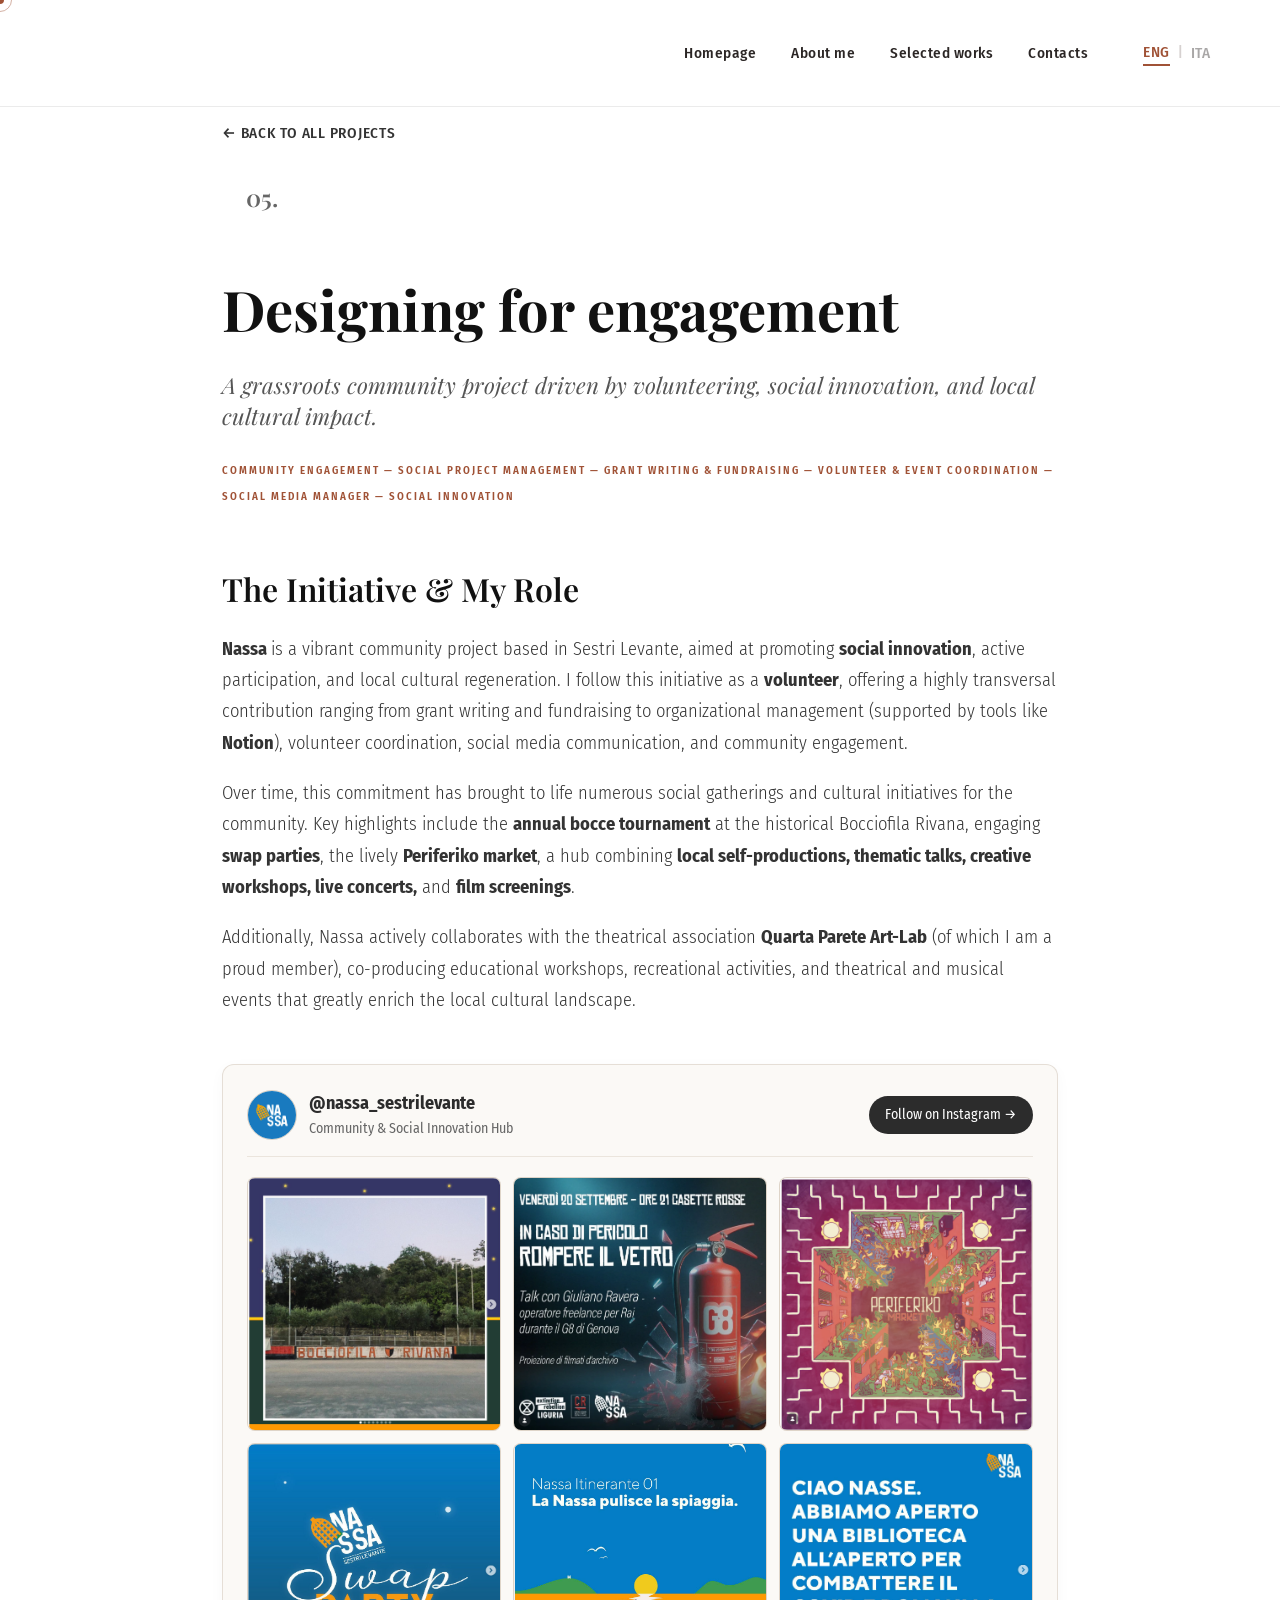
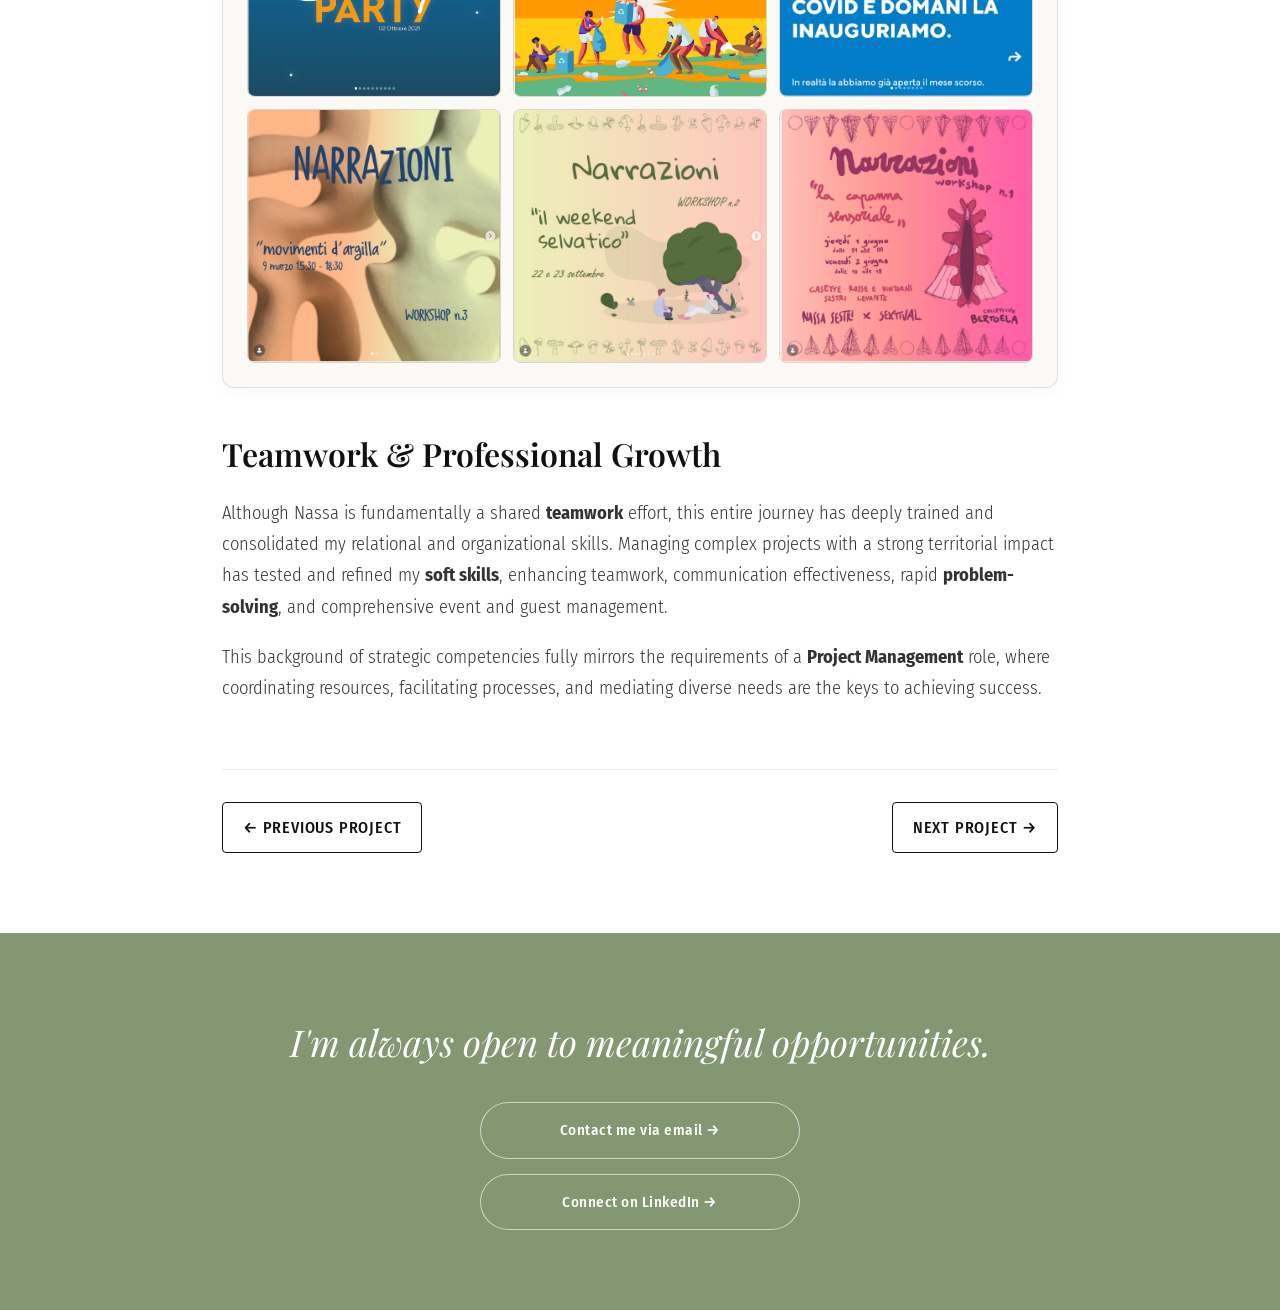
<file: nassa.html>
<!DOCTYPE html>
<html lang="en">
<head>
    <meta charset="UTF-8">
    <meta name="google" content="notranslate">
    <meta name="viewport" content="width=device-width, initial-scale=1.0">
    <title> Elena Polleri - Project 05 </title>
    <link rel="icon" type="image/png" href="assets/favicon.png">

    <link rel="preconnect" href="https://fonts.googleapis.com">
    <link rel="preconnect" href="https://fonts.gstatic.com" crossorigin>

    <link href="https://fonts.googleapis.com/css2?family=Fira+Sans+Condensed:ital,wght@0,300;0,400;0,500;0,700;1,300;1,400;1,500;1,700&family=Playfair+Display:ital,wght@0,400;0,600;0,700;1,400;1,600;1,700&display=swap" rel="stylesheet">

    <!-- Collega il tuo file CSS principale -->
    <link rel="stylesheet" href="style.css">
    <!-- Stili specifici per la pagina progetto -->
    <link rel="stylesheet" href="project-style.css">

    <style>
        .instagram-integration-wrapper { margin: 40px 0; }
        .instagram-card {
            background: #fbf9f6;
            border: 1px solid rgba(139, 115, 85, 0.2);
            border-radius: 12px;
            padding: 24px;
            box-shadow: 0 4px 15px rgba(0,0,0,0.03);
        }
        .instagram-header {
            display: flex;
            justify-content: space-between;
            align-items: center;
            flex-wrap: wrap;
            gap: 15px;
            margin-bottom: 20px;
            border-bottom: 1px solid rgba(139, 115, 85, 0.15);
            padding-bottom: 15px;
        }
        .ig-user-info { display: flex; align-items: center; gap: 12px; }
        .ig-avatar-img { width: 50px; height: 50px; border-radius: 50%; object-fit: cover; border: 1px solid rgba(139, 115, 85, 0.3); }
        .ig-handle { font-size: 18px; font-weight: 700; margin: 0; color: #2c2c2c; }
        .ig-subtitle { font-size: 14px; color: #666; margin: 0; }
        .ig-follow-btn {
            background: #2c2c2c;
            color: #fff;
            padding: 8px 16px;
            border-radius: 20px;
            font-size: 14px;
            text-decoration: none;
            transition: background 0.3s ease;
        }
        .ig-follow-btn:hover { background: #555; }
        
        /* Griglia 3x3 Formato Quadrato */
        .instagram-grid-3x3 {
            display: grid;
            grid-template-columns: repeat(3, 1fr);
            gap: 12px;
        }
        @media (max-width: 768px) { .instagram-grid-3x3 { grid-template-columns: repeat(2, 1fr); } }
        @media (max-width: 480px) { .instagram-grid-3x3 { grid-template-columns: 1fr; } }
        
        .ig-post-thumb {
            background: #f2ece4;
            border-radius: 8px;
            overflow: hidden;
            aspect-ratio: 1 / 1;
            display: flex;
            align-items: center;
            justify-content: center;
            border: 1px solid rgba(139, 115, 85, 0.2);
        }
        .ig-post-thumb img, .ig-post-thumb video {
            width: 100%;
            height: 100%;
            object-fit: cover;
        }

        /* --- CURSORE PERSONALIZZATO --- */
        @media (pointer: fine) {
            body {
                cursor: none;
            }
            a, button, [role="button"] {
                cursor: none;
            }
        }

        .custom-cursor-dot,
        .custom-cursor-trail {
            position: fixed;
            top: 0;
            left: 0;
            pointer-events: none;
            z-index: 10000;
            border-radius: 50%;
            transform: translate(-50%, -50%);
        }

        .custom-cursor-dot {
            width: 8px;
            height: 8px;
            background-color: #A05236;
        }

        .custom-cursor-trail {
            width: 24px;
            height: 24px;
            border: 1.5px solid rgba(160, 82, 54, 0.45);
            transition: width 0.2s ease, height 0.2s ease, background-color 0.2s ease;
        }

        a:hover ~ .custom-cursor-trail,
        button:hover ~ .custom-cursor-trail {
            width: 36px;
            height: 36px;
            background-color: rgba(160, 82, 54, 0.12);
        }

        /* --- BOTTONE BACK TO TOP CON PROGRESS RING --- */
        .scroll-top-btn {
            position: fixed;
            bottom: 30px;
            right: 30px;
            width: 45px;
            height: 45px;
            background-color: #ffffff;
            color: #111111;
            border: 1px solid #e0e0e0;
            border-radius: 50%;
            display: flex;
            align-items: center;
            justify-content: center;
            z-index: 999;
            box-shadow: 0 4px 10px rgba(0, 0, 0, 0.1);
            transition: all 0.3s ease;
            opacity: 0;
            visibility: hidden;
            pointer-events: none;
        }

        .scroll-top-btn.show {
            opacity: 0.9;
            visibility: visible;
            pointer-events: auto;
        }

        .scroll-top-btn:hover {
            background-color: #111111;
            color: #ffffff;
            transform: translateY(-3px);
            box-shadow: 0 6px 15px rgba(0, 0, 0, 0.15);
        }

        .scroll-top-btn svg.progress-ring {
            position: absolute;
            inset: 0;
            width: 100%;
            height: 100%;
            transform: rotate(-90deg);
            pointer-events: none;
        }

        .scroll-top-btn .progress-ring circle {
            fill: none;
            stroke: #A05236;
            stroke-width: 2;
            stroke-linecap: round;
            transition: stroke-dashoffset 0.1s linear;
        }

        .scroll-top-btn .arrow-icon {
            position: relative;
            z-index: 1;
        }
    </style>
</head>

<body>

    <header class="navbar project-navbar">
        <nav>
            <ul class="nav-links">
                <li><a href="index.html#home" data-translate="nav-home">Homepage</a></li>
                <li><a href="index.html#about" data-translate="nav-about">About me</a></li>
                <li><a href="index.html#works" class="active" data-translate="nav-works">Selected works</a></li>
                <li><a href="index.html#contacts" data-translate="nav-contacts">Contacts</a></li>
            </ul>
            <div class="lang-switch">
                <a href="#" class="lang-option active" data-lang="en">ENG</a>
                <span class="lang-divider">|</span>
                <a href="#" class="lang-option" data-lang="it">ITA</a>
            </div>
        </nav>
    </header>

    <main class="project-main">
        <div class="project-container">

            <div class="back-to-works-wrapper">
                <a href="index.html#works" class="back-to-works-btn" data-translate="back-works">&larr; Back to all projects</a>
            </div>

            <header class="project-header">
                <div class="section-title-wrapper">
                    <div class="line"></div>
                    <span class="project-number">05.</span>
                </div>
                <h1 class="project-title" data-translate="proj-title">Designing for engagement</h1>
                <p class="project-subtitle"><em data-translate="proj-subtitle">A grassroots community project driven by volunteering, social innovation, and local cultural impact.</em></p>
                <div class="project-tags-container">
                    <span class="card-tags" data-translate="proj-tags">
                     COMMUNITY ENGAGEMENT — SOCIAL PROJECT MANAGEMENT — GRANT WRITING & FUNDRAISING — VOLUNTEER & EVENT COORDINATION — SOCIAL MEDIA MANAGER — SOCIAL INNOVATION
                    </span>
                </div>
            </header>

            <section class="project-section">
                <h2 data-translate="sec1-title">The Initiative & My Role</h2>
                <p data-translate="sec1-p1">
                   <strong> Nassa  </strong>è un progetto di comunità vibrante nato a Sestri Levante con l'obiettivo di promuovere l'<strong>innovazione sociale</strong>, la partecipazione attiva e la rigenerazione culturale del territorio. Seguo questa iniziativa in veste di <strong>volontaria</strong>, offrendo un contributo fortemente trasversale che spazia dalla scrittura dei bandi e il fundraising alla gestione organizzativa (supportata dall'uso di strumenti come <strong>Notion</strong>), dal coordinamento dei volontari alla comunicazione social e al community engagement.
                </p>
                <p data-translate="sec1-p2">
                    Nel corso del tempo, l'impegno profuso ha permesso di dare vita a numerosi momenti di aggregazione e animazione culturale per la cittadinanza. Tra le iniziative di maggior rilievo spiccano il <strong>torneo annuale di bocce</strong> organizzato presso la storica Bocciofila Rivana, i coinvolgenti <strong>swap party</strong>, il vivace <strong>Periferiko market</strong>, uno spazio d'incontro che unisce <strong>autoproduzioni locali, talk tematici, laboratori creativi, concerti dal vivo</strong> e <strong>proiezioni cinematografiche</strong>.
                </p>
                <p data-translate="sec1-p3">
                    A ciò si aggiunge la costante collaborazione con l'associazione teatrale <strong>Quarta Parete Art-Lab</strong>, di cui faccio orgogliosamente parte, co-producendo workshop formativi, attività ricreative ed eventi teatrali e musicali che arricchiscono in modo significativo l'offerta culturale locale.
                </p>
            </section>

            <section class="instagram-integration-wrapper">
                <div class="instagram-card">
                    <div class="instagram-header">
                        <div class="ig-user-info">
                            <img src="images/nassa-profile.png" alt="Nassa Logo" class="ig-avatar-img">
                            <div>
                                <h3 class="ig-handle">@nassa_sestrilevante</h3>
                                <p class="ig-subtitle" data-translate="ig-sub">Community & Social Innovation Hub</p>
                            </div>
                        </div>
                        <a href="https://www.instagram.com/nassa_sestri/" target="_blank" rel="noopener noreferrer" class="ig-follow-btn" data-translate="ig-btn">Follow on Instagram &rarr;</a>
                    </div>
                    <div class="instagram-grid-3x3">
                        <div class="ig-post-thumb"><img src="images/nassa-1.png" alt="Post 1"></div>
                        <div class="ig-post-thumb"><img src="images/nassa-2.png" alt="Post 2"></div>
                        <div class="ig-post-thumb"><img src="images/nassa-3.png" alt="Post 3"></div>
                        <div class="ig-post-thumb"><img src="images/nassa-4.png" alt="Post 4"></div>
                        <div class="ig-post-thumb"><img src="images/nassa-5.png" alt="Post 5"></div>
                        <div class="ig-post-thumb"><img src="images/nassa-6.png" alt="Post 6"></div>
                        <div class="ig-post-thumb"><img src="images/nassa-7.png" alt="Post 7"></div>
                        <div class="ig-post-thumb"><img src="images/nassa-8.png" alt="Post 8"></div>
                        <div class="ig-post-thumb"><img src="images/nassa-9.png" alt="Post 9"></div>
                    </div>
                </div>
            </section>

            <section class="project-section">
                <h2 data-translate="sec3-title">Teamwork & Professional Growth</h2>
                <p data-translate="sec3-p1">
                    Sebbene Nassa sia prima di tutto un'esperienza di <strong>lavoro di squadra</strong> corale e condivisa, l'intero percorso ha allenato e consolidato profondamente le mie competenze relazionali e organizzative. Gestire progetti complessi dal forte impatto sul territorio ha messo alla prova e affinato le mie <strong>soft skills</strong>, migliorando la capacità di collaborazione all'interno di un team, l'efficacia comunicativa, la rapidità nel <strong>problem solving</strong> e la gestione completa degli eventi e degli ospiti.
                </p>
                <p data-translate="sec3-p2">
                    Si tratta di un bagaglio di competenze strategiche che rispecchia pienamente le esigenze di un ruolo di <strong>Project Management</strong>, dove la capacità di coordinare risorse, facilitare i processi e mediare tra le diverse esigenze rappresenta la chiave per il raggiungimento degli obiettivi.
                </p>
            </section>

            <!-- NAVIGAZIONE PROGETTI -->
            <nav class="project-pagination" aria-label="Navigazione tra i progetti">
                <a href="mobiquity.html" class="pagination-link back-to-grid" data-translate="nav-prev-project">&larr; Previous project</a>
                <a href="self-accettazione.html" class="pagination-link next-project" data-translate="nav-next-project">Next project &rarr;</a>
            </nav>
        </div>
    </main>

    <footer class="footer-section">
        <div class="footer-container">
            <h2 class="footer-title" data-translate="footer-title">I'm always open to meaningful opportunities.</h2>
            <div class="footer-actions">
                <a href="mailto:elenapolleri@gmail.com" class="footer-btn" data-translate="footer-email">Contact me via email &rarr;</a>
                <a href="https://www.linkedin.com/in/elenapolleri/" target="_blank" rel="noopener noreferrer" class="footer-btn" data-translate="footer-linkedin">Connect on LinkedIn &rarr;</a>
            </div>
        </div>
    </footer>

    <!-- BOTTONE BACK TO TOP -->
    <a href="#top" id="scrollTopBtn" class="scroll-top-btn" aria-label="Torna su">
        <svg class="progress-ring" viewBox="0 0 45 45">
            <circle id="progressRingCircle" cx="22.5" cy="22.5" r="20.5" />
        </svg>
        <svg class="arrow-icon" width="20" height="20" viewBox="0 0 24 24" fill="none" stroke="currentColor" stroke-width="2">
            <path d="M12 19V5M5 12l7-7 7 7"/>
        </svg>
    </a>

    <!-- CUSTOM CURSOR -->
    <div class="custom-cursor-dot"></div>
    <div class="custom-cursor-trail"></div>

    <!-- Script per la gestione dello scroll, progress ring, navbar e custom cursor -->
    <script>
        const navbar = document.querySelector('.navbar');
        const scrollTopBtn = document.getElementById('scrollTopBtn');
        const progressRing = document.getElementById('progressRingCircle');
        const ringCircumference = 2 * Math.PI * 20.5;
        
        if (progressRing) {
            progressRing.style.strokeDasharray = `${ringCircumference}`;
            progressRing.style.strokeDashoffset = `${ringCircumference}`;
        }

        function updateScrollUI() {
            const scrollY = window.scrollY;
            const docHeight = document.documentElement.scrollHeight - window.innerHeight;
            const progress = docHeight > 0 ? Math.min(scrollY / docHeight, 1) : 0;

            if (scrollY > 300) {
                scrollTopBtn.classList.add('show');
            } else {
                scrollTopBtn.classList.remove('show');
            }

            if (progressRing) {
                progressRing.style.strokeDashoffset = `${ringCircumference * (1 - progress)}`;
            }

            if (navbar) {
                navbar.classList.toggle('is-scrolled', scrollY > 40);
            }
        }

        window.addEventListener('scroll', updateScrollUI, { passive: true });
        updateScrollUI();

        scrollTopBtn.addEventListener('click', (e) => {
            e.preventDefault();
            window.scrollTo({
                top: 0,
                behavior: 'smooth'
            });
        });

        // --- CUSTOM CURSOR SCRIPT ---
        const dot = document.querySelector('.custom-cursor-dot');
        const trail = document.querySelector('.custom-cursor-trail');
        const isTouch = window.matchMedia('(hover: none)').matches;

        if (!isTouch && dot && trail) {
            let mouseX = 0, mouseY = 0;
            let trailX = 0, trailY = 0;

            document.addEventListener('mousemove', (e) => {
                mouseX = e.clientX;
                mouseY = e.clientY;
                dot.style.left = `${mouseX}px`;
                dot.style.top = `${mouseY}px`;
            });

            function animateTrail() {
                trailX += (mouseX - trailX) * 0.20;
                trailY += (mouseY - trailY) * 0.20;
                trail.style.left = `${trailX}px`;
                trail.style.top = `${trailY}px`;
                requestAnimationFrame(animateTrail);
            }
            animateTrail();
        } else {
            if (dot) dot.style.display = 'none';
            if (trail) trail.style.display = 'none';
        }
    </script>

    <!-- 1. Dizionario dei testi specifici di questa pagina -->
    <script>
        const translations = {
            en: {
                "nav-home": "Homepage", "nav-about": "About me", "nav-works": "Selected works", "nav-contacts": "Contacts",
                "back-works": "&larr; Back to all projects",
                "proj-title": "Designing for engagement",
                "proj-subtitle": "A grassroots community project driven by volunteering, social innovation, and local cultural impact.",
                "proj-tags": "COMMUNITY ENGAGEMENT — SOCIAL PROJECT MANAGEMENT — GRANT WRITING & FUNDRAISING — VOLUNTEER & EVENT COORDINATION — SOCIAL MEDIA MANAGER — SOCIAL INNOVATION",
                "sec1-title": "The Initiative & My Role",
                "sec1-p1": " <strong>Nassa  </strong>is a vibrant community project based in Sestri Levante, aimed at promoting <strong>social innovation</strong>, active participation, and local cultural regeneration. I follow this initiative as a <strong>volunteer</strong>, offering a highly transversal contribution ranging from grant writing and fundraising to organizational management (supported by tools like <strong>Notion</strong>), volunteer coordination, social media communication, and community engagement.",
                "sec1-p2": "Over time, this commitment has brought to life numerous social gatherings and cultural initiatives for the community. Key highlights include the <strong>annual bocce tournament</strong> at the historical Bocciofila Rivana, engaging <strong>swap parties</strong>, the lively <strong>Periferiko market</strong>, a hub combining <strong>local self-productions, thematic talks, creative workshops, live concerts,</strong> and <strong>film screenings</strong>.",
                "sec1-p3": "Additionally, Nassa actively collaborates with the theatrical association <strong>Quarta Parete Art-Lab</strong> (of which I am a proud member), co-producing educational workshops, recreational activities, and theatrical and musical events that greatly enrich the local cultural landscape.",
                "ig-sub": "Community & Social Innovation Hub", "ig-btn": "Follow on Instagram &rarr;",
                "sec3-title": "Teamwork & Professional Growth",
                "sec3-p1": "Although Nassa is fundamentally a shared <strong>teamwork</strong> effort, this entire journey has deeply trained and consolidated my relational and organizational skills. Managing complex projects with a strong territorial impact has tested and refined my <strong>soft skills</strong>, enhancing teamwork, communication effectiveness, rapid <strong>problem-solving</strong>, and comprehensive event and guest management.",
                "sec3-p2": "This background of strategic competencies fully mirrors the requirements of a <strong>Project Management</strong> role, where coordinating resources, facilitating processes, and mediating diverse needs are the keys to achieving success.",
                "nav-prev-project": "&larr; Previous project", "nav-next-project": "Next project &rarr;",
                "footer-title": "I'm always open to meaningful opportunities.", "footer-email": "Contact me via email &rarr;", "footer-linkedin": "Connect on LinkedIn &rarr;"
            },
            it: {
                "nav-home": "Homepage", "nav-about": "Chi sono", "nav-works": "Progetti scelti", "nav-contacts": "Contatti",
                "back-works": "&larr; Torna a tutti i progetti",
                "proj-title": "Progettare per coinvolgere",
                "proj-subtitle": "Un progetto di comunità basato sul volontariato, l'innovazione sociale e l'impatto culturale sul territorio di Sestri Levante.",
                "proj-tags": "COINVOLGIMENTO DELLA COMUNITÀ — GESTIONE DI PROGETTI SOCIALI — SCRITTURA DI BANDI E RACCOLTA FONDI — COORDINAMENTO DI VOLONTARI E EVENTI — SOCIAL MEDIA MANAGER — INNOVAZIONE SOCIALE",
                "sec1-title": "L'Iniziativa e il mio Ruolo",
                "sec1-p1": " <strong>Nassa  </strong>è un progetto di comunità vibrante nato a Sestri Levante con l'obiettivo di promuovere l'<strong>innovazione sociale</strong>, la partecipazione attiva e la rigenerazione culturale del territorio. Seguo questa iniziativa in veste di <strong>volontaria</strong>, offrendo un contributo fortemente trasversale che spazia dalla scrittura dei bandi e il fundraising alla gestione organizzativa (supportata dall'uso di strumenti come <strong>Notion</strong>), dal coordinamento dei volontari alla comunicazione social e al community engagement.",
                "sec1-p2": "Nel corso del tempo, l'impegno profuso ha permesso di dare vita a numerosi momenti di aggregazione e animazione culturale per la cittadinanza. Tra le iniziative di maggior rilievo spiccano il <strong>torneo annuale di bocce</strong> organizzato presso la storica Bocciofila Rivana, i coinvolgenti <strong>swap party</strong>, il vivace <strong>Periferiko market</strong>, uno spazio d'incontro che unisce <strong>autoproduzioni locali, talk tematici, laboratori creativi, concerti dal vivo</strong> e <strong>proiezioni cinematografiche</strong>.",
                "sec1-p3": "A ciò si aggiunge la costante collaborazione con l'associazione teatrale <strong>Quarta Parete Art-Lab</strong>, di cui faccio orgogliosamente parte, co-producendo workshop formativi, attività ricreative ed eventi teatrali e musicali che ricchiscono in modo significativo l'offerta culturale locale.",
                "ig-sub": "Hub di Innovazione Sociale e di Comunità", "ig-btn": "Segui su Instagram &rarr;",
                "sec3-title": "Lavoro di Squadra e Crescita Professionale",
                "sec3-p1": "Sebbene Nassa sia prima di tutto un'esperienza di <strong>lavoro di squadra</strong> corale e condivisa, l'intero percorso ha allenato e consolidato profondamente le mie competenze relazionali e organizzative. Gestire progetti complessi dal forte impatto sul territorio ha messo alla prova e affinato le mie <strong>soft skills</strong>, migliorando la capacità di collaborazione all'interno di un team, l'efficacia comunicativa, la rapidità nel <strong>problem solving</strong> e la gestione completa degli eventi e degli ospiti.",
                "sec3-p2": "Si tratta di un bagaglio di competenze strategiche che rispecchia pienamente le esigenze di un ruolo di <strong>Project Management</strong>, dove la capacità di coordinare risorse, facilitare i processi e mediare tra le diverse esigenze rappresenta la chiave per il raggiungimento degli obiettivi.",
                "nav-prev-project": "&larr; Progetto precedente", "nav-next-project": "Progetto successivo &rarr;",
                "footer-title": "Sono sempre aperta a nuove opportunità stimolanti.", "footer-email": "Contattami via email &rarr;", "footer-linkedin": "Collegati su LinkedIn &rarr;"
            }
        };
    </script>

    <script src="translate.js"></script>
</body>
</html>
</file>
<file: style.css>
/* ==========================================
   0. DESIGN TOKENS (Modern Minimal & Airy)
   ========================================== */
:root {
    --clr-bg: #FFFFFF;
    --clr-surface: #F9F8F6;
    --clr-surface-hover: #F2EFE9;
    --clr-text: #2B2625;
    --clr-text-soft: #7A6966;
    --clr-terracotta: #A05236;
    --clr-sage: #839773;
    --clr-border: #E8E3DD;

    --ease-out: cubic-bezier(0.16, 1, 0.3, 1);
    --ease-soft: cubic-bezier(0.4, 0, 0.2, 1);
    --dur-fast: 0.25s;
    --dur-slow: 0.7s;
}

@media (prefers-reduced-motion: reduce) {
    *, *::before, *::after {
        animation-duration: 0.001ms !important;
        animation-iteration-count: 1 !important;
        transition-duration: 0.001ms !important;
        scroll-behavior: auto !important;
    }
}

* {
    margin: 0;
    padding: 0;
    box-sizing: border-box;
}

a:focus-visible,
button:focus-visible {
    outline: 2px solid var(--clr-terracotta);
    outline-offset: 3px;
    border-radius: 2px;
}

html {
    scroll-behavior: smooth;
    font-size: 16px;
}

body {
    background-color: var(--clr-bg);
    color: var(--clr-text);
    font-family: 'Fira Sans Condensed', sans-serif;
    line-height: 1.6;
    -webkit-font-smoothing: antialiased;
}

@media (pointer: fine) {
    body { cursor: none; }
    a, button, [role="button"] { cursor: none; }
}

/* ==========================================
   1. NAVBAR
   ========================================== */
.navbar {
    position: absolute;
    top: 0;
    left: 0;
    width: 100%;
    padding: 40px 70px;
    z-index: 100;
    transition: all var(--dur-fast) var(--ease-soft);
}

.navbar.is-scrolled {
    position: fixed;
    background-color: rgba(255, 255, 255, 0.9);
    backdrop-filter: blur(20px) saturate(180%);
    -webkit-backdrop-filter: blur(20px) saturate(180%);
    padding: 18px 70px;
    box-shadow: 0 4px 20px rgba(43, 38, 37, 0.03);
    border-bottom: 1px solid var(--clr-border);
}

.navbar nav {
    display: flex;
    justify-content: flex-end;
    align-items: center;
    gap: 45px;
}

.navbar nav ul.nav-links {
    display: flex;
    gap: 35px;
    list-style: none;
}

.navbar nav a,
.lang-option {
    text-decoration: none;
    transition: opacity 0.2s ease, color 0.2s ease;
}

.navbar nav a {
    color: var(--clr-text);
    font-size: 0.95rem;
    font-weight: 500;
    letter-spacing: 0.5px;
}

.navbar nav a:hover { opacity: 0.5; }

.lang-switch {
    display: flex;
    align-items: center;
    gap: 8px;
    margin-left: 10px;
    font-size: 0.85rem;
    font-weight: 600;
}

.lang-option {
    color: var(--clr-text-soft);
    opacity: 0.4;
}

.lang-option.active {
    opacity: 1;
    color: var(--clr-terracotta);
    border-bottom: 2px solid var(--clr-terracotta);
}

.lang-divider {
    color: var(--clr-text-soft);
    opacity: 0.3;
}

/* ==========================================
   2. HERO SECTION (Nuovo Layout Moderno)
   ========================================== */
.hero-section {
    position: relative;
    background-color: #F4F1EA;
    min-height: 96vh;
    display: flex;
    align-items: center;
    justify-content: center;
    padding: 140px 8% 60px;
    overflow: hidden;
}

.hero-section::before {
    content: "";
    position: absolute;
    inset: 0;
    background: radial-gradient(
        600px circle at var(--mx, 30%) var(--my, 20%),
        rgba(160, 82, 54, 0.06),
        transparent 75%
    );
    pointer-events: none;
    transition: background var(--dur-fast) var(--ease-soft);
    z-index: 0;
}

.hero-container {
    display: grid;
    grid-template-columns: 1.1fr 1fr;
    gap: 70px;
    max-width: 1300px;
    width: 100%;
    align-items: center;
    position: relative;
    z-index: 1;
}

.hero-text-content {
    display: flex;
    flex-direction: column;
    align-items: flex-start;
    gap: 20px;
}

.hero-badge,
.hero-heading,
.hero-intro,
.hero-ux-scroll {
    opacity: 0;
    transform: translateY(16px);
    animation: heroReveal var(--dur-slow) var(--ease-out) forwards;
}

.hero-badge { animation-delay: 0.05s; }
.hero-heading { animation-delay: 0.15s; }
.hero-intro { animation-delay: 0.3s; }
.hero-ux-scroll { animation-delay: 0.5s; }

.hero-badge {
    font-size: 0.75rem;
    letter-spacing: 2.5px;
    color: var(--clr-sage);
    margin-bottom: 4px;
    font-weight: 600;
    display: flex;
    align-items: center;
    gap: 8px;
}

.hero-badge .dash {
    display: inline-block;
    animation: dashPulse 2.6s ease-in-out infinite;
}

.hero-role {
    font-size: 1rem;
    text-transform: uppercase;
    letter-spacing: 3px;
    color: var(--clr-text-soft);
    font-weight: 600;
    margin-top: -4px;
    margin-bottom: 10px;
}

.hero-heading {
    font-family: 'Playfair Display', serif;
    font-size: 4.8rem;
    font-weight: 400;
    color: var(--clr-terracotta);
    line-height: 1.08;
    margin-bottom: 14px;
}

.hero-heading em {
    font-style: italic;
    font-weight: 700;
}

.hero-intro {
    font-size: 1.15rem;
    font-weight: 300;
    line-height: 1.65;
    color: var(--clr-text);
    text-align: justify;
    margin-bottom: 24px;
    max-width: 540px;
    width: 100%;
}

/* Nuova CTA di scorrimento moderna (UX-Catchy) */
.hero-ux-scroll {
    display: inline-flex;
    align-items: center;
    gap: 16px;
    text-decoration: none;
    color: var(--clr-text);
    font-size: 0.9rem;
    font-weight: 500;
    letter-spacing: 1px;
    text-transform: uppercase;
    margin-top: 10px;
    padding: 10px 0;
    position: relative;
    transition: color 0.3s ease;
}

.scroll-pill {
    width: 36px;
    height: 56px;
    border: 2px solid var(--clr-text);
    border-radius: 20px;
    display: flex;
    justify-content: center;
    padding-top: 8px;
    position: relative;
    transition: border-color 0.3s ease, transform 0.3s var(--ease-soft);
}

.scroll-dot {
    width: 5px;
    height: 10px;
    background-color: var(--clr-terracotta);
    border-radius: 3px;
    animation: scrollBounce 2s infinite ease-in-out;
}

.hero-ux-scroll:hover .scroll-pill {
    border-color: var(--clr-terracotta);
    transform: translateY(3px);
}

.hero-ux-scroll:hover {
    color: var(--clr-terracotta);
}

/* Foto in stile Floating Editorial Frame (No arc, pulito e contemporaneo) */
.hero-image-wrapper {
    position: relative;
    display: flex;
    justify-content: center;
    align-items: center;
    width: 100%;
    max-width: 480px;
    margin: 0 auto;
    opacity: 0;
    animation: heroRevealImage 0.9s var(--ease-out) forwards 0.2s;
}

.hero-frame-bg {
    position: absolute;
    width: 85%;
    height: 90%;
    background: linear-gradient(135deg, rgba(160, 82, 54, 0.12), rgba(131, 151, 115, 0.15));
    border-radius: 24px;
    transform: rotate(-3deg);
    z-index: 1;
    transition: transform 0.5s var(--ease-out);
}

.hero-image-wrapper:hover .hero-frame-bg {
    transform: rotate(0deg) scale(1.02);
}

.hero-portrait-modern {
    position: relative;
    z-index: 2;
    width: 90%;
    max-width: 420px;
    height: auto;
    border-radius: 16px;
    box-shadow: 0 20px 40px rgba(43, 38, 37, 0.08);
    object-fit: cover;
    transform: translate(calc(var(--mx-offset, 0) * 0.8px), calc(var(--my-offset, 0) * 0.8px));
    transition: transform 0.6s var(--ease-out);
}

/* ==========================================
   3. MAIN CONTENT & ABOUT
   ========================================== */
.main-content {
    background-color: var(--clr-bg);
    width: 100%;
}

.main-container {
    max-width: 1300px;
    margin: 0 auto;
    padding: 80px 60px; /* Padding ridotto rispetto a 120px */
}

.section-title-wrapper {
    display: flex;
    align-items: center;
    gap: 24px;
    margin-bottom: 40px; /* Ridotto il margine inferiore */
}

.section-title-wrapper .line {
    height: 1px;
    background-color: var(--clr-border);
    width: 0;
    transition: width 1s var(--ease-out);
}

.section-title-wrapper.in-view .line {
    width: 70px;
}

.section-title {
    font-family: 'Playfair Display', serif;
    font-size: 2.8rem;
    font-style: italic;
    color: var(--clr-terracotta);
    font-weight: 400;
    opacity: 0;
    transform: translateY(10px);
    transition: opacity 0.7s var(--ease-out) 0.1s, transform 0.7s var(--ease-out) 0.1s;
}

.section-title-wrapper.in-view .section-title {
    opacity: 1;
    transform: translateY(0);
}

.about-section {
    margin-bottom: 100px; /* Ridotto il margine inferiore */
}

.about-grid {
    display: grid;
    grid-template-columns: 1.8fr 1fr;
    gap: 80px;
    align-items: start;
}

.about-text p {
    font-size: 1.15rem;
    font-weight: 300;
    line-height: 1.7;
    color: var(--clr-text);
    text-align: justify;
    margin-bottom: 24px;
}

.areas-of-intervention {
    font-family: 'Fira Sans Condensed', sans-serif;
    font-size: 1.2rem;
    margin-top: 40px;
    margin-bottom: 16px;
    letter-spacing: 0.5px;
    font-weight: 500;
}

.areas-list {
    margin: 0 0 1.5rem 0;
    padding-left: 1.2rem;
    list-style-type: disc;
}

.areas-list li {
    font-size: 1.1rem;
    font-weight: 300;
    line-height: 1.6;
    color: var(--clr-text);
    text-align: justify;
    margin-bottom: 0.8rem;
}

.about-actions {
    display: flex;
    flex-direction: column;
    gap: 16px;
    margin-top: 80px;
    margin-left: 40px;
    border-left: 1px solid var(--clr-border);
    padding-left: 40px;
}

.open-book-trigger {
    display: flex;
    justify-content: space-between;
    align-items: center;
    border-bottom: 1px solid var(--clr-border);
    padding: 16px 0;
    text-decoration: none;
    transition: all 0.3s ease;
}

.open-book-trigger:hover {
    border-color: var(--clr-terracotta);
    padding-left: 6px;
}

.open-book-trigger .trigger-text {
    font-family: 'Playfair Display', serif;
    font-style: italic;
    font-size: 1.25rem;
    color: var(--clr-text);
}

.open-book-trigger .trigger-action {
    font-family: 'Fira Sans Condensed', sans-serif;
    font-size: 0.8rem;
    text-transform: uppercase;
    letter-spacing: 2px;
    font-weight: 600;
    color: var(--clr-text-soft);
    display: flex;
    align-items: center;
    gap: 8px;
    transition: all 0.3s ease;
}

.open-book-trigger:hover .trigger-action {
    gap: 12px;
    color: var(--clr-terracotta);
}

/* ==========================================
   4. WORKS & ULTRA-LIGHT EDITORIAL GRID
   ========================================== */
.works-section {
    margin-bottom: 60px; /* Ridotto il margine inferiore */
}

.works-intro {
    font-size: 1.15rem; /* Reso coerente con .about-text p */
    margin-bottom: 12px;
    width: 100%;
    text-align: left;
    color: var(--clr-text); /* Sostituito --clr-text-soft con --clr-text dello stesso colore di "I integrate research..." */
    font-weight: 300;
    max-width: 900px;
    line-height: 1.7; /* Reso coerente con .about-text p */
    text-align: justify; /* Reso allineato come il testo About */
}

.works-subintro {
    font-size: 1rem;
    margin-bottom: 40px; /* Ridotto il margine inferiore */
    color: var(--clr-text-soft);
    letter-spacing: 0.3px;
}

.works-layout {
    display: grid;
    grid-template-columns: repeat(12, 1fr);
    gap: 32px;
}

.work-card,
article.work-card {
    background-color: var(--clr-surface);
    border: 1px solid var(--clr-border);
    padding: 40px 35px; /* Padding interno delle card ridotto */
    position: relative !important;
    border-radius: 4px;
    display: flex !important;
    flex-direction: column !important;
    justify-content: space-between !important;
    overflow: hidden;
    opacity: 0;
    transform: translateY(30px);
    transition: opacity 0.8s var(--ease-out),
                transform 0.7s var(--ease-out),
                box-shadow 0.4s var(--ease-soft),
                border-color 0.4s ease,
                background-color 0.4s ease;
    will-change: transform;
}

.card-01 { grid-column: span 7; }
.card-02 { grid-column: span 5; }
.card-03 { grid-column: span 5; }
.card-04 { grid-column: span 7; }
.card-05 { grid-column: span 6; }
.card-06 { grid-column: span 6; }
.card-07 { grid-column: span 7; }
.card-08 { grid-column: span 5; }
.card-09 { grid-column: span 6; }
.card-10 { grid-column: span 6; }

.works-layout .work-card:nth-child(1) { transition-delay: 0.03s; }
.works-layout .work-card:nth-child(2) { transition-delay: 0.06s; }
.works-layout .work-card:nth-child(3) { transition-delay: 0.09s; }
.works-layout .work-card:nth-child(4) { transition-delay: 0.12s; }
.works-layout .work-card:nth-child(5) { transition-delay: 0.15s; }
.works-layout .work-card:nth-child(6) { transition-delay: 0.18s; }
.works-layout .work-card:nth-child(7) { transition-delay: 0.21s; }
.works-layout .work-card:nth-child(8) { transition-delay: 0.24s; }
.works-layout .work-card:nth-child(9) { transition-delay: 0.27s; }
.works-layout .work-card:nth-child(10) { transition-delay: 0.30s; }

.work-card.in-view {
    opacity: 1;
    transform: translateY(0);
}

.work-card:hover {
    background-color: var(--clr-surface-hover);
    border-color: rgba(160, 82, 54, 0.25);
    box-shadow: 0 20px 45px rgba(43, 38, 37, 0.06);
    transform: translateY(-6px) !important;
}

.card-link-overlay {
    position: absolute !important;
    inset: 0 !important;
    z-index: 10 !important;
}

.card-link-overlay:focus-visible {
    outline: 2px solid var(--clr-terracotta);
    outline-offset: -4px;
    border-radius: 4px;
}

.card-header-meta {
    display: flex;
    justify-content: space-between;
    align-items: flex-start;
    margin-bottom: 20px; /* Ridotto il margine */
}

.card-number {
    font-family: 'Fira Sans Condensed', sans-serif;
    font-size: 1.4rem;
    color: var(--clr-terracotta);
    font-weight: 400;
    opacity: 0.6;
    transition: opacity 0.3s ease, transform 0.3s ease;
}

.card-tags {
    font-size: 0.68rem;
    letter-spacing: 2px;
    color: var(--clr-terracotta);
    font-weight: 600;
    line-height: 1.4;
    text-align: right;
    text-transform: uppercase;
}

.work-card h3 {
    font-family: 'Playfair Display', serif !important;
    font-size: 1.9rem !important;
    font-weight: 500 !important;
    font-style: normal !important;
    line-height: 1.2 !important;
    margin-bottom: 12px !important; /* Ridotto il margine */
    letter-spacing: -0.3px !important;
    color: var(--clr-text);
}

.card-description {
    font-size: 1rem;
    font-weight: 300;
    color: var(--clr-text) !important;
    line-height: 1.7;
    margin-bottom: 25px; /* Ridotto il margine */
    text-align: justify;
    text-justify: inter-word;
}

.card-description strong {
    font-weight: 500 !important;
    color: var(--clr-terracotta);
}

.hover-project-link {
    display: inline-flex;
    align-items: center;
    font-weight: 600;
    font-size: 0.8rem;
    text-transform: uppercase;
    letter-spacing: 2px;
    color: var(--clr-terracotta);
    text-decoration: none;
    position: relative;
    padding-bottom: 2px;
}

.hover-project-link::after {
    content: '';
    position: absolute;
    bottom: 0;
    left: 0;
    width: 100%;
    height: 1px;
    background-color: var(--clr-terracotta);
    transform: scaleX(0.2);
    transform-origin: left;
    transition: transform 0.35s var(--ease-out);
}

.work-card:hover .hover-project-link::after {
    transform: scaleX(1);
}

@media (hover: hover) and (pointer: fine) {
    .hover-project-link {
        opacity: 0.7;
        transition: opacity 0.3s ease;
    }
    .work-card:hover .hover-project-link {
        opacity: 1;
    }
}

/* ==========================================
   5. FOOTER & SCROLL TOP
   ========================================== */
.footer-section {
    background-color: var(--clr-sage);
    color: #FFFFFF;
    padding: 80px 20px; /* Padding ridotto */
    text-align: center;
}

.footer-container {
    max-width: 900px;
    margin: 0 auto;
}

.footer-title {
    font-family: 'Playfair Display', serif;
    font-size: 2.3rem;
    font-style: italic;
    font-weight: 400;
    margin-bottom: 30px; /* Ridotto */
}

.footer-actions {
    display: flex;
    flex-direction: column;
    gap: 15px;
    width: 100%;
    max-width: 320px;
    margin: 0 auto;
}

.footer-btn {
    display: block;
    background-color: var(--clr-sage);
    color: #FFFFFF;
    border: 1px solid rgba(255, 255, 255, 0.6);
    text-decoration: none;
    padding: 15px 24px;
    border-radius: 30px;
    text-align: center;
    font-size: 0.95rem;
    font-weight: 500;
    letter-spacing: 0.5px;
    transition: all 0.3s var(--ease-soft);
}

.footer-btn:hover {
    background-color: #FFFFFF;
    border-color: #FFFFFF;
    color: var(--clr-sage);
    transform: translateY(-3px);
    box-shadow: 0 10px 25px rgba(43, 38, 37, 0.1);
}

.scroll-top-btn {
    position: fixed;
    bottom: 35px;
    right: 35px;
    width: 45px;
    height: 45px;
    background-color: #ffffff;
    color: #111111;
    border: 1px solid var(--clr-border);
    border-radius: 50%;
    display: flex;
    align-items: center;
    justify-content: center;
    z-index: 999;
    box-shadow: 0 4px 10px rgba(0, 0, 0, 0.05);
    transition: all 0.3s ease;
    opacity: 0;
    visibility: hidden;
    pointer-events: none;
}

.scroll-top-btn.show {
    opacity: 0.9;
    visibility: visible;
    pointer-events: auto;
}

.scroll-top-btn:hover {
    background-color: var(--clr-text);
    color: #ffffff;
    transform: translateY(-3px);
}

.scroll-top-btn svg.progress-ring {
    position: absolute;
    inset: 0;
    width: 100%;
    height: 100%;
    transform: rotate(-90deg);
    pointer-events: none;
}

.scroll-top-btn .progress-ring circle {
    fill: none;
    stroke: var(--clr-terracotta);
    stroke-width: 2;
    stroke-linecap: round;
    transition: stroke-dashoffset 0.1s linear;
}

.scroll-top-btn .arrow-icon {
    position: relative;
    z-index: 1;
}

/* ==========================================
   6. CUSTOM CURSOR
   ========================================== */
.custom-cursor-dot,
.custom-cursor-trail {
    position: fixed;
    top: 0;
    left: 0;
    pointer-events: none;
    z-index: 10000;
    border-radius: 50%;
    transform: translate(-50%, -50%);
}

.custom-cursor-dot {
    width: 6px;
    height: 6px;
    background-color: var(--clr-terracotta);
}

.custom-cursor-trail {
    width: 26px;
    height: 26px;
    border: 1px solid rgba(160, 82, 54, 0.35);
    transition: width 0.2s ease, height 0.2s ease, background-color 0.2s ease;
}

a:hover ~ .custom-cursor-trail,
button:hover ~ .custom-cursor-trail {
    width: 38px;
    height: 38px;
    background-color: rgba(160, 82, 54, 0.08);
}

@keyframes heroReveal {
    to { opacity: 1; transform: translateY(0); }
}

@keyframes heroRevealImage {
    from { opacity: 0; transform: scale(0.96); }
    to { opacity: 1; transform: scale(1); }
}

@keyframes dashPulse {
    0%, 100% { opacity: 1; }
    50% { opacity: 0.35; }
}

@keyframes scrollBounce {
    0%, 100% { transform: translateY(0); opacity: 1; }
    50% { transform: translateY(12px); opacity: 0.3; }
}

/* ==========================================
   7. RESPONSIVE MEDIA QUERIES
   ========================================== */
@media (max-width: 1024px) {
    .works-layout {
        display: flex;
        flex-direction: column;
        gap: 24px;
    }
    .work-card {
        grid-column: span 12 !important;
    }
    .about-grid {
        grid-template-columns: 1fr;
        gap: 40px;
    }
    .about-actions {
        margin-left: 0;
        margin-top: 30px;
        border-left: none;
        padding-left: 0;
        border-top: 1px solid var(--clr-border);
        padding-top: 30px;
    }
}

@media (max-width: 900px) {
    .navbar { padding: 20px 30px; }
    .navbar.is-scrolled { padding: 14px 30px; }
    .navbar nav { flex-direction: column; gap: 15px; }
    .navbar nav ul.nav-links { gap: 20px; }

    .hero-container {
        grid-template-columns: 1fr;
        text-align: center;
        gap: 40px;
    }
    .hero-image-wrapper {
        margin: 0 auto;
    }
    .hero-text-content { align-items: center; }
    .hero-heading { font-size: 3.4rem; }
    .footer-title { font-size: 1.8rem; }
}

@media (max-width: 600px) {
    .navbar { padding: 18px 20px; }
    .navbar nav ul.nav-links { flex-wrap: wrap; justify-content: center; gap: 12px 18px; }
    .main-container { padding: 40px 20px; }
    .section-title { font-size: 2.3rem; }
    .section-title-wrapper { gap: 16px; }
    .section-title-wrapper .line { width: 40px; }
    .work-card { padding: 30px 20px; }
}
</file>
<file: project-style.css>
/* --- STILI SPECIFICI PER LE PAGINE DI PROGETTO --- */

/* Navbar fissa con sfondo chiaro per le pagine interne */
.project-navbar {
    background-color: #0000;
    border-bottom: 1px solid rgba(0, 0, 0, 0.08);
}

/* Layout principale del case study */
.project-main {
    padding: 120px 0 80px 0;
}

.project-container {
    max-width: 900px;
    margin: 0 auto;
    padding: 0 2rem;
}

/* Pulsante torna ai lavori */
.back-to-works-wrapper {
    margin-bottom: 2rem;
}

.back-to-works-btn {
    font-family: 'Fira Sans Condensed', sans-serif;
    font-size: 0.95rem;
    font-weight: 500;
    text-transform: uppercase;
    letter-spacing: 0.05em;
    color: #333;
    text-decoration: none;
    transition: opacity 0.2s ease;
}

.back-to-works-btn:hover {
    opacity: 0.7;
}

/* Header del progetto */
.project-header {
    margin-bottom: 3.5rem;
}

.project-number {
    font-family: 'Playfair Display', serif;
    font-size: 1.5rem;
    font-weight: 600;
    color: #666;
    display: block;
    margin-bottom: 0.5rem;
}

.project-title {
    font-family: 'Playfair Display', serif;
    font-size: 3.5rem;
    font-weight: 700;
    margin-bottom: 1rem;
    color: #111;
}

.project-subtitle {
    font-family: 'Playfair Display', serif;
    font-size: 1.4rem;
    font-style: italic;
    color: #555;
    margin-bottom: 1.5rem;
    line-height: 1.4;
}

.project-tags-container {
    margin-top: 1rem;
}

/* Sezioni di testo del progetto */
.project-section {
    margin-bottom: 3rem;
}

.project-section h2 {
    font-family: 'Playfair Display', serif;
    font-size: 2rem;
    font-weight: 600;
    margin-bottom: 1.2rem;
    color: #111;
}

.project-section p {
    font-family: 'Fira Sans Condensed', sans-serif;
    font-size: 1.15rem;
    line-height: 1.7;
    color: #333;
    margin-bottom: 1.2rem;
    font-weight: 300;
}

/* Sezione immagini e didascalie */
.project-figure {
    margin: 3rem 0;
}

/* Stile per l'immagine a larghezza piena */
.project-image-full {
    width: 100%;
    height: auto;
    display: block;
    max-width: 100%;
}

.image-placeholder {
    width: 100%;
    height: 400px;
    background-color: #f0ebe1;
    border: 2px dashed #dcd5cc;
    display: flex;
    align-items: center;
    justify-content: center;
    border-radius: 4px;
    color: #777;
    font-family: 'Fira Sans Condensed', sans-serif;
    font-size: 1rem;
    text-align: center;
    padding: 1rem;
}

.small-placeholder {
    height: 280px;
}

.project-grid-images {
    display: grid;
    grid-template-columns: 1fr 1fr;
    gap: 2rem;
    margin: 3rem 0;
}

.project-figure figcaption {
    font-family: 'Fira Sans Condensed', sans-serif;
    font-size: 0.9rem;
    color: #666;
    margin-top: 0.75rem;
    text-align: center;
    font-style: italic;
}

/* Navigazione tra i progetti (Pagination) */
.project-pagination {
    display: flex;
    justify-content: space-between;
    align-items: center;
    margin-top: 4rem;
    padding-top: 2rem;
    border-top: 1px solid rgba(0, 0, 0, 0.08);
    font-family: 'Fira Sans Condensed', sans-serif;
}

.pagination-link {
    font-size: 1rem;
    font-weight: 500;
    text-transform: uppercase;
    letter-spacing: 0.05em;
    color: #111;
    text-decoration: none;
    padding: 0.75rem 1.25rem;
    border: 1px solid #111;
    border-radius: 4px;
    transition: all 0.3s ease;
}

.pagination-link:hover {
    background-color: #111;
    color: #fdfbf7;
}

/* Stile base del bottone Back to Top (inizialmente nascosto) */
.scroll-top-btn {
    position: fixed;
    bottom: 30px;
    right: 30px;
    width: 45px;
    height: 45px;
    background-color: #ffffff;
    color: #111111;
    border: 1px solid #e0e0e0;
    border-radius: 50%;
    display: flex;
    align-items: center;
    justify-content: center;
    z-index: 999;
    box-shadow: 0 4px 10px rgba(0, 0, 0, 0.1);
    transition: all 0.3s ease;
    
    /* Gestione della comparsa fluida */
    opacity: 0;
    visibility: hidden;
    pointer-events: none;
}

/* Classe attivata via JS quando scrolli oltre i 300px */
.scroll-top-btn.show {
    opacity: 0.9;
    visibility: visible;
    pointer-events: auto;
}

.scroll-top-btn:hover {
    background-color: #111111;
    color: #ffffff;
    transform: translateY(-3px);
    box-shadow: 0 6px 15px rgba(0, 0, 0, 0.15);
}

/* --- CORREZIONI PER ELENCHI PUNTATI (Font uniforme e spaziature) --- */
.project-section ul, 
.project-section li {
    font-family: 'Fira Sans Condensed', sans-serif;
    font-size: 1.15rem;
    line-height: 1.7;
    color: #333;
    font-weight: 300;
}

.project-section ul {
    margin-top: 15px;
    margin-bottom: 25px; /* Spazio in fondo all'elenco prima del testo successivo */
    padding-left: 20px;
}

.project-section li {
    margin-bottom: 10px; /* Spazio tra i vari punti dell'elenco */
}

/* Responsive per la griglia immagini e paginazione su mobile */
@media (max-width: 768px) {
    .project-grid-images {
        grid-template-columns: 1fr;
    }
    .project-title {
        font-size: 2.5rem;
    }
    .project-pagination {
        flex-direction: column;
        gap: 1rem;
        align-items: stretch;
        text-align: center;
    }
/* --- UNIFORMITÀ FONT PER TESTI FINALI E INTRODUTTIVI --- */
.charts-intro-wrapper p,
.image-intro-text p,
.project-section p[data-translate*="text"],
.project-section p {
    font-family: 'Fira Sans Condensed', sans-serif;
    font-size: 1.15rem;
    line-height: 1.7;
    color: #333;
    font-weight: 300;
}

/* Per le foto di ricerca impilate */
.project-column-images {
    display: flex;
    flex-direction: column;
    gap: 20px;
    margin: 20px 0;
}

/* Assicurazione per immagini verticali */
.project-image-full {
    max-width: 100%;
    height: auto;
    display: block;
}

.iframe-scaler-wrapper {
        position: relative;
        width: 100%;
        height: 550px; /* Altezza ridotta del box, regolabile a piacimento */
        overflow-x: hidden; /* Blocca lo scorrimento orizzontale */
        overflow-y: auto;  /* Permette lo scorrimento verticale fluido */
        background: #ffffff;
        display: flex;
        justify-content: center; /* Centra l'iframe orizzontalmente */
    }

    .iframe-scaler-wrapper iframe {
        width: 1100px; /* Larghezza interna ottimale per ingrandire i contenuti */
        height: 800px; /* Altezza interna del documento embeddato */
        border: none;
        display: block;
        flex-shrink: 0;
    }

/* Uniforma il font e lo spessore della Nota di lettura con gli altri paragrafi */
.charts-intro-wrapper p {
    font-weight: 300; /* o usa 'normal' a seconda di come è impostato l'altro paragrafo */
    font-size: 1rem;
}
/* --- CURSORE PERSONALIZZATO --- */
@media (pointer: fine) {
    body {
        cursor: none;
    }
    a, button, [role="button"] {
        cursor: none;
    }
}

.custom-cursor-dot,
.custom-cursor-trail {
    position: fixed;
    top: 0;
    left: 0;
    pointer-events: none;
    z-index: 10000;
    border-radius: 50%;
    transform: translate(-50%, -50%);
}

.custom-cursor-dot {
    width: 8px;
    height: 8px;
    background-color: #A05236;
}

.custom-cursor-trail {
    width: 24px;
    height: 24px;
    border: 1.5px solid rgba(160, 82, 54, 0.45);
    transition: width 0.2s ease, height 0.2s ease, background-color 0.2s ease;
}

a:hover ~ .custom-cursor-trail,
button:hover ~ .custom-cursor-trail {
    width: 36px;
    height: 36px;
    background-color: rgba(160, 82, 54, 0.12);
}

/* --- BOTTONE BACK TO TOP CON PROGRESS RING --- */
.scroll-top-btn {
    position: fixed;
    bottom: 30px;
    right: 30px;
    width: 45px;
    height: 45px;
    background-color: #ffffff;
    color: #111111;
    border: 1px solid #e0e0e0;
    border-radius: 50%;
    display: flex;
    align-items: center;
    justify-content: center;
    z-index: 999;
    box-shadow: 0 4px 10px rgba(0, 0, 0, 0.1);
    transition: all 0.3s ease;
    opacity: 0;
    visibility: hidden;
    pointer-events: none;
}

.scroll-top-btn.show {
    opacity: 0.9;
    visibility: visible;
    pointer-events: auto;
}

.scroll-top-btn:hover {
    background-color: #111111;
    color: #ffffff;
    transform: translateY(-3px);
    box-shadow: 0 6px 15px rgba(0, 0, 0, 0.15);
}

.scroll-top-btn svg.progress-ring {
    position: absolute;
    inset: 0;
    width: 100%;
    height: 100%;
    transform: rotate(-90deg);
    pointer-events: none;
}

.scroll-top-btn .progress-ring circle {
    fill: none;
    stroke: #A05236; /* --clr-terracotta */
    stroke-width: 2;
    stroke-linecap: round;
    transition: stroke-dashoffset 0.1s linear;
}

.scroll-top-btn .arrow-icon {
    position: relative;
    z-index: 1;
}
}
</file>
